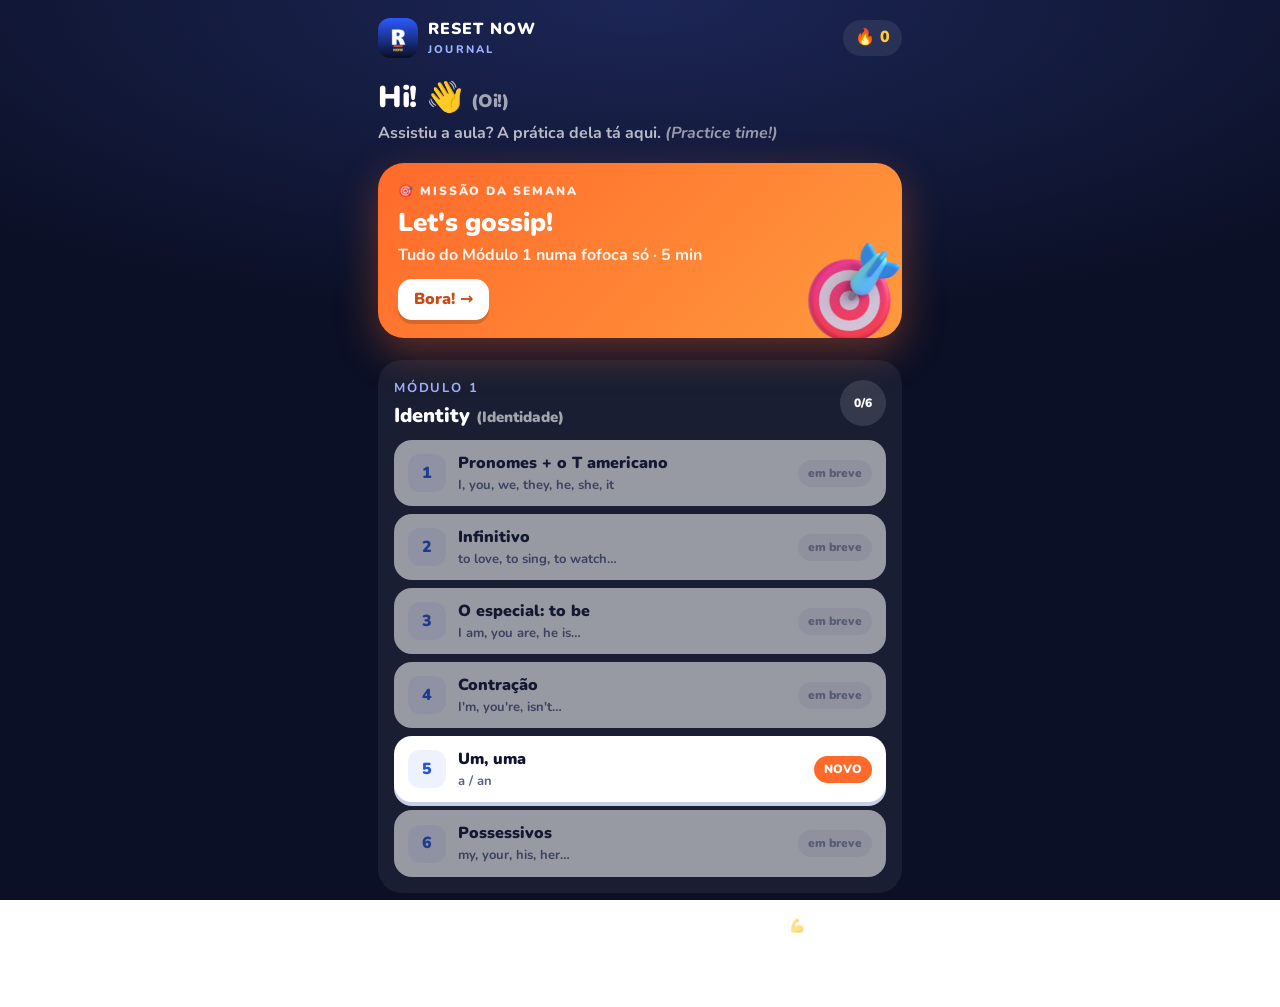
<file: index.html>
<!doctype html>
<html lang="pt-BR">
<head>
<meta charset="utf-8">
<meta name="viewport" content="width=device-width,initial-scale=1,viewport-fit=cover">
<title>RESET NOW · Journal</title>
<meta name="description" content="A prática das aulas do Método RESET NOW.">
<meta name="theme-color" content="#0B1026">
<meta name="apple-mobile-web-app-capable" content="yes">
<meta name="apple-mobile-web-app-status-bar-style" content="black-translucent">
<meta name="apple-mobile-web-app-title" content="RESET">
<link rel="manifest" href="manifest.webmanifest">
<link rel="icon" href="icons/icon-192.png">
<link rel="apple-touch-icon" href="icons/apple-180.png">
<link rel="preconnect" href="https://fonts.googleapis.com"><link rel="preconnect" href="https://fonts.gstatic.com" crossorigin>
<link href="https://fonts.googleapis.com/css2?family=Nunito:wght@600;700;800;900&display=swap" rel="stylesheet">
<style>
:root{--fundo:#0B1026;--card:#fff;--tx:#0F1530;--tx2:#5A6283;--azul:#3D7BFF;--azul2:#2456D6;--laranja:#FF6A2B;--ok:#22C55E;--ok2:#16A34A;--ouro:#FFC83D}
*{box-sizing:border-box;-webkit-tap-highlight-color:transparent}
html{background:#0B1026}html,body{margin:0;min-height:100%;background:radial-gradient(120% 60% at 50% 0%,#1C2656 0%,var(--fundo) 60%) fixed;color:#fff;font:16px/1.45 Nunito,system-ui,sans-serif}
a{color:inherit;text-decoration:none}
main{max-width:560px;margin:0 auto;padding:calc(18px + env(safe-area-inset-top)) 18px 40px}
.top{display:flex;align-items:center;justify-content:space-between;margin-bottom:18px}
.logo{display:flex;align-items:center;gap:10px;font-weight:900;letter-spacing:.06em}
.logo img{width:40px;height:40px;border-radius:12px}
.logo small{display:block;font-size:11px;letter-spacing:.2em;color:#9FB2FF;font-weight:800}
.streak{background:rgba(255,255,255,.08);border-radius:99px;padding:6px 12px;font-weight:900;color:var(--ouro)}
h1{font-size:30px;font-weight:900;margin:4px 0 2px;letter-spacing:-.01em}
.sub{opacity:.7;font-weight:700;margin:0 0 18px}
.missao{display:block;position:relative;overflow:hidden;background:linear-gradient(135deg,#FF6A2B,#FF9A3D);border-radius:26px;padding:20px 20px 18px;box-shadow:0 14px 40px rgba(255,106,43,.35);margin-bottom:22px}
.missao .tag{font-size:12px;font-weight:900;letter-spacing:.16em;opacity:.9}
.missao h2{font-size:26px;font-weight:900;margin:4px 0 2px}
.missao p{margin:0;font-weight:700;opacity:.92;padding-right:84px}
.missao img{position:absolute;right:-8px;bottom:-10px;width:110px;transform:rotate(-8deg);opacity:.95}
.missao .ir{display:inline-block;margin-top:12px;background:#fff;color:#C94B14;font-weight:900;padding:9px 16px;border-radius:14px;box-shadow:0 4px 0 rgba(0,0,0,.15)}
.mod{background:rgba(255,255,255,.06);border-radius:24px;padding:16px;margin-bottom:16px}
.mod-cab{display:flex;align-items:center;justify-content:space-between;margin-bottom:10px}
.mod-cab b{font-size:13px;letter-spacing:.14em;color:#9FB2FF}
.mod-cab h3{margin:2px 0 0;font-size:20px;font-weight:900}
.anel{width:46px;height:46px;border-radius:50%;display:grid;place-items:center;font-size:12px;font-weight:900}
.aula{display:flex;align-items:center;gap:12px;background:var(--card);color:var(--tx);border-radius:18px;padding:12px 14px;margin-top:8px;box-shadow:0 4px 0 #C7CEE8}
.aula .n{width:38px;height:38px;border-radius:12px;display:grid;place-items:center;font-weight:900;background:#EEF2FF;color:var(--azul2);flex:none}
.aula .t{flex:1;font-weight:900}.aula .t small{display:block;color:var(--tx2);font-weight:700;font-size:13px}
.aula .st{font-size:12px;font-weight:900;padding:5px 10px;border-radius:99px;background:#EEF2FF;color:var(--azul2);white-space:nowrap}
.aula .st.novo{background:var(--laranja);color:#fff}
.aula .st.feito{background:#DCFCE7;color:var(--ok2)}
.aula.off{opacity:.55;box-shadow:none}
.aula.off .st{background:#F1F2F7;color:#8A90AA}
.instalar{display:none;width:100%;margin:6px 0 18px;padding:14px;border-radius:18px;border:2px dashed rgba(255,255,255,.25);background:transparent;color:#fff;font:900 16px Nunito,sans-serif;cursor:pointer}
.ios{display:none;background:rgba(255,255,255,.08);border-radius:18px;padding:14px;font-weight:700;font-size:14px;margin-bottom:18px}
.rodape{text-align:center;opacity:.55;font-size:13px;font-weight:700;margin-top:24px}
</style>
</head>
<body>
<main>
  <div class="top">
    <div class="logo"><img src="icons/icon-192.png" alt=""><div>RESET NOW<small>JOURNAL</small></div></div>
    <div class="streak" id="pts">🔥 0</div>
  </div>
  <h1>Hi! 👋 <span style="opacity:.6;font-size:18px">(Oi!)</span></h1>
  <p class="sub">Assistiu a aula? A prática dela tá aqui. <i style="opacity:.8">(Practice time!)</i></p>

  <button class="instalar" id="instalar">📲 Instalar o app no celular</button>
  <div class="ios" id="ios">📲 <b>Pra instalar no iPhone:</b> toca em <b>Compartilhar</b> (o quadradinho com a seta) → <b>Adicionar à Tela de Início</b>. Pronto: o RESET vira um app.</div>

  <a class="missao" href="missao/">
    <div class="tag">🎯 MISSÃO DA SEMANA</div>
    <h2 id="mtit">Let's gossip!</h2>
    <p id="msub">Tudo do Módulo 1 numa fofoca só · 5 min</p>
    <span class="ir">Bora! →</span>
    <img src="img/bullseye_3d.png" alt="">
  </a>

  <section class="mod">
    <div class="mod-cab"><div><b>MÓDULO 1</b><h3>Identity <span style="opacity:.6;font-size:15px">(Identidade)</span></h3></div><div class="anel" id="anel1">0/6</div></div>
    <a class="aula off"><span class="n">1</span><span class="t">Pronomes + o T americano<small>I, you, we, they, he, she, it</small></span><span class="st">em breve</span></a>
    <a class="aula off"><span class="n">2</span><span class="t">Infinitivo<small>to love, to sing, to watch…</small></span><span class="st">em breve</span></a>
    <a class="aula off"><span class="n">3</span><span class="t">O especial: to be<small>I am, you are, he is…</small></span><span class="st">em breve</span></a>
    <a class="aula off"><span class="n">4</span><span class="t">Contração<small>I'm, you're, isn't…</small></span><span class="st">em breve</span></a>
    <a class="aula" href="b/m1-5.html" data-id="m1-5"><span class="n">5</span><span class="t">Um, uma<small>a / an</small></span><span class="st novo">NOVO</span></a>
    <a class="aula off"><span class="n">6</span><span class="t">Possessivos<small>my, your, his, her…</small></span><span class="st">em breve</span></a>
  </section>

  <p class="rodape">Os vídeos continuam no LeadPass. Aqui é a prática. 💪<br>Teacher Fábio Nogueira · Método RESET NOW</p>
</main>
<script>
(function(){
  // progresso salvo no próprio celular (sem login)
  let feitos = 0, pontos = 0;
  document.querySelectorAll(".aula[data-id]").forEach(a => {
    try {
      const d = JSON.parse(localStorage.getItem("reset.journal." + a.dataset.id) || "null");
      if (d) { feitos++; pontos += d.pontos; const s = a.querySelector(".st"); s.className = "st feito"; s.textContent = "✔ " + d.pontos + "/" + d.total; }
    } catch (e) {}
  });
  try { const m = JSON.parse(localStorage.getItem("reset.journal.missao-01") || "null"); if (m) { pontos += m.pontos; document.querySelector(".missao .ir").textContent = "✔ Feita · " + m.pontos + "/" + m.total; } } catch (e) {}
  document.getElementById("pts").textContent = "🔥 " + pontos;
  const anel = document.getElementById("anel1"); const pct = Math.round(feitos / 6 * 100);
  anel.textContent = feitos + "/6";
  anel.style.background = `conic-gradient(#22C55E ${pct}%, rgba(255,255,255,.12) 0)`;
  // instalar (Android/desktop) + instrução no iPhone
  let pedido = null; const bt = document.getElementById("instalar");
  window.addEventListener("beforeinstallprompt", e => { e.preventDefault(); pedido = e; bt.style.display = "block"; });
  bt.onclick = async () => { if (!pedido) return; pedido.prompt(); await pedido.userChoice; pedido = null; bt.style.display = "none"; };
  const ios = /iphone|ipad|ipod/i.test(navigator.userAgent) && !window.navigator.standalone;
  if (ios) document.getElementById("ios").style.display = "block";
  if ("serviceWorker" in navigator && location.protocol === "https:") navigator.serviceWorker.register("sw.js").catch(() => {});
})();
</script>
</body>
</html>
</file>
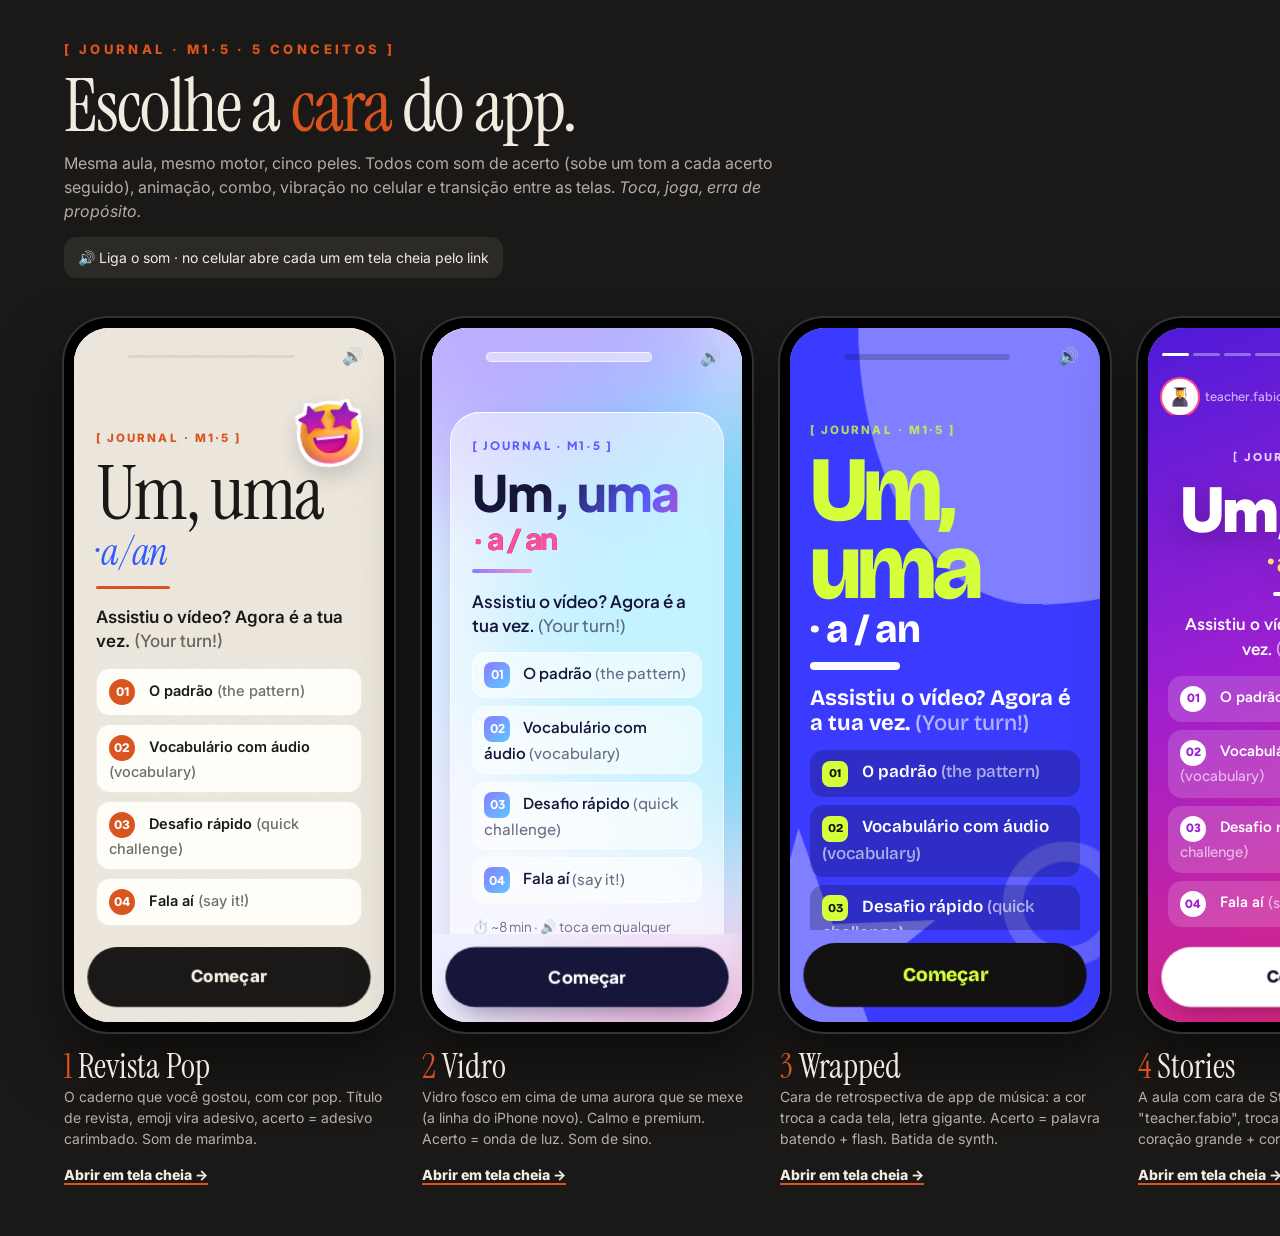
<file: conceitos/index.html>
<!doctype html>
<html lang="pt-BR">
<head>
<meta charset="utf-8">
<meta name="viewport" content="width=device-width,initial-scale=1">
<title>5 conceitos · Journal RESET NOW</title>
<meta name="robots" content="noindex">
<link rel="icon" href="../icons/icon-192.png">
<link href="https://fonts.googleapis.com/css2?family=Inter:wght@400;600;800&family=Instrument+Serif&display=swap" rel="stylesheet">
<style>
:root{--bg:#1B1917;--tx:#F2EBE0;--lar:#D9541F}
*{box-sizing:border-box}
body{margin:0;background:var(--bg);color:var(--tx);font:16px/1.5 Inter,system-ui,sans-serif}
header{padding:40px 5vw 10px;max-width:1700px;margin:auto}
.tag{color:var(--lar);font-weight:800;letter-spacing:.26em;font-size:13px}
h1{font:400 clamp(40px,6vw,74px)/.99 "Instrument Serif",serif;margin:10px 0 8px;letter-spacing:-.025em}
h1 em{color:var(--lar);font-style:normal}
p.sub{opacity:.7;max-width:760px;margin:0}
.dica{display:inline-block;margin-top:14px;background:rgba(242,235,224,.08);border-radius:12px;padding:10px 14px;font-size:14px}
.trilho{display:flex;gap:28px;overflow-x:auto;padding:30px 5vw 50px;scroll-snap-type:x mandatory;max-width:1900px;margin:auto}
.c{flex:none;scroll-snap-align:center;width:330px}
.cel{width:330px;height:714px;border-radius:44px;padding:10px;background:#000;box-shadow:0 0 0 2px #333,0 30px 60px rgba(0,0,0,.5)}
.cel iframe{width:100%;height:100%;border:0;border-radius:35px;background:#fff}
.n{font:400 34px/1 "Instrument Serif",serif;margin:18px 0 2px}.n b{color:var(--lar);font-weight:400}
.d{font-size:14px;opacity:.72;margin:0 0 10px;min-height:66px}
.c a{color:var(--tx);font-weight:800;font-size:14px;text-decoration:none;border-bottom:2px solid var(--lar)}
@media (max-width:700px){.cel{display:none}.c{width:86vw}.trilho{flex-direction:column;overflow:visible}.c a{display:inline-block;margin-top:4px;padding:12px 0}}
</style>
</head>
<body>
<header>
  <div class="tag">[ JOURNAL · M1·5 · 5 CONCEITOS ]</div>
  <h1>Escolhe a <em>cara</em> do app.</h1>
  <p class="sub">Mesma aula, mesmo motor, cinco peles. Todos com som de acerto (sobe um tom a cada acerto seguido), animação, combo, vibração no celular e transição entre as telas. <i>Toca, joga, erra de propósito.</i></p>
  <div class="dica">🔊 Liga o som · no celular abre cada um em tela cheia pelo link</div>
</header>
<div class="trilho">
  <div class="c"><div class="cel"><iframe src="1-revista/" title="Revista Pop" loading="lazy"></iframe></div>
    <div class="n"><b>1</b> Revista Pop</div><p class="d">O caderno que você gostou, com cor pop. Título de revista, emoji vira adesivo, acerto = adesivo carimbado. Som de marimba.</p><a href="1-revista/">Abrir em tela cheia →</a></div>
  <div class="c"><div class="cel"><iframe src="2-vidro/" title="Vidro" loading="lazy"></iframe></div>
    <div class="n"><b>2</b> Vidro</div><p class="d">Vidro fosco em cima de uma aurora que se mexe (a linha do iPhone novo). Calmo e premium. Acerto = onda de luz. Som de sino.</p><a href="2-vidro/">Abrir em tela cheia →</a></div>
  <div class="c"><div class="cel"><iframe src="3-wrapped/" title="Wrapped" loading="lazy"></iframe></div>
    <div class="n"><b>3</b> Wrapped</div><p class="d">Cara de retrospectiva de app de música: a cor troca a cada tela, letra gigante. Acerto = palavra batendo + flash. Batida de synth.</p><a href="3-wrapped/">Abrir em tela cheia →</a></div>
  <div class="c"><div class="cel"><iframe src="4-stories/" title="Stories" loading="lazy"></iframe></div>
    <div class="n"><b>4</b> Stories</div><p class="d">A aula com cara de Stories: barrinhas no topo, "teacher.fabio", troca de tela em cubo. Acerto = coração grande + coraçõezinhos subindo.</p><a href="4-stories/">Abrir em tela cheia →</a></div>
  <div class="c"><div class="cel"><iframe src="5-gibi/" title="Gibi" loading="lazy"></iframe></div>
    <div class="n"><b>5</b> Gibi</div><p class="d">História em quadrinhos pop art: retícula, traço preto, letra de HQ. Acerto = balão "POW!" estourando. Som de videogame.</p><a href="5-gibi/">Abrir em tela cheia →</a></div>
</div>
</body>
</html>
</file>
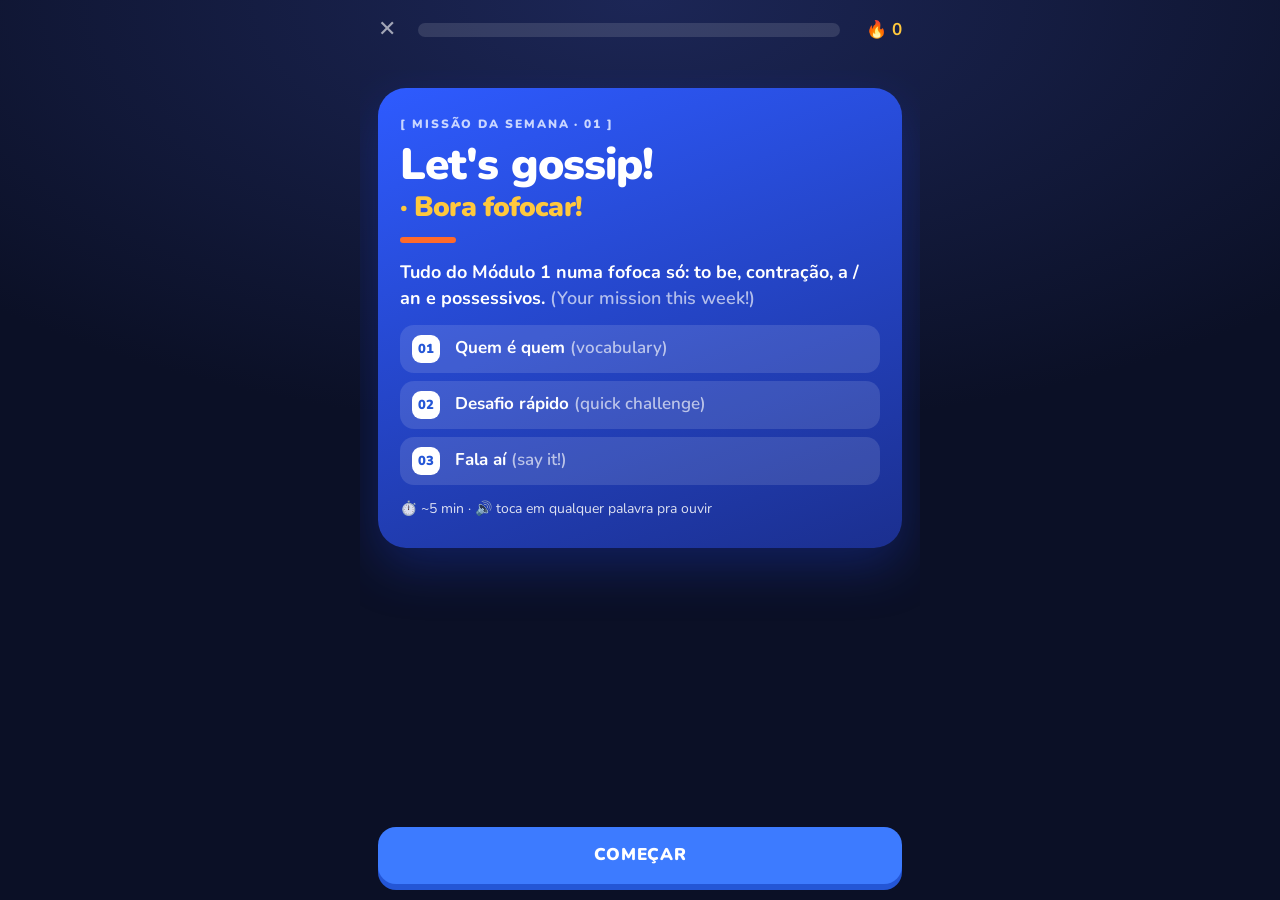
<file: missao/index.html>
<!doctype html>
<html lang="pt-BR">
<head>
<meta charset="utf-8">
<meta name="viewport" content="width=device-width,initial-scale=1,viewport-fit=cover">
<title>Missão da Semana — RESET NOW</title>
<meta name="theme-color" content="#0B1026">
<meta name="apple-mobile-web-app-capable" content="yes">
<link rel="manifest" href="../manifest.webmanifest">
<link rel="icon" href="../icons/icon-192.png">
<link rel="apple-touch-icon" href="../icons/apple-180.png">
<link rel="preconnect" href="https://fonts.googleapis.com"><link rel="preconnect" href="https://fonts.gstatic.com" crossorigin>
<link href="https://fonts.googleapis.com/css2?family=Nunito:wght@600;700;800;900&display=swap" rel="stylesheet">
<link rel="stylesheet" href="../core/b.css">
</head>
<body data-mode="steps" data-base="../">
<div id="app"></div>
<!-- TROCA SEMANAL: mudar só a linha abaixo (m01 → m02 …). O link do aluno nunca muda. -->
<script src="../missoes/m01.js"></script>
<script src="../core/journal.js"></script>
</body>
</html>
</file>
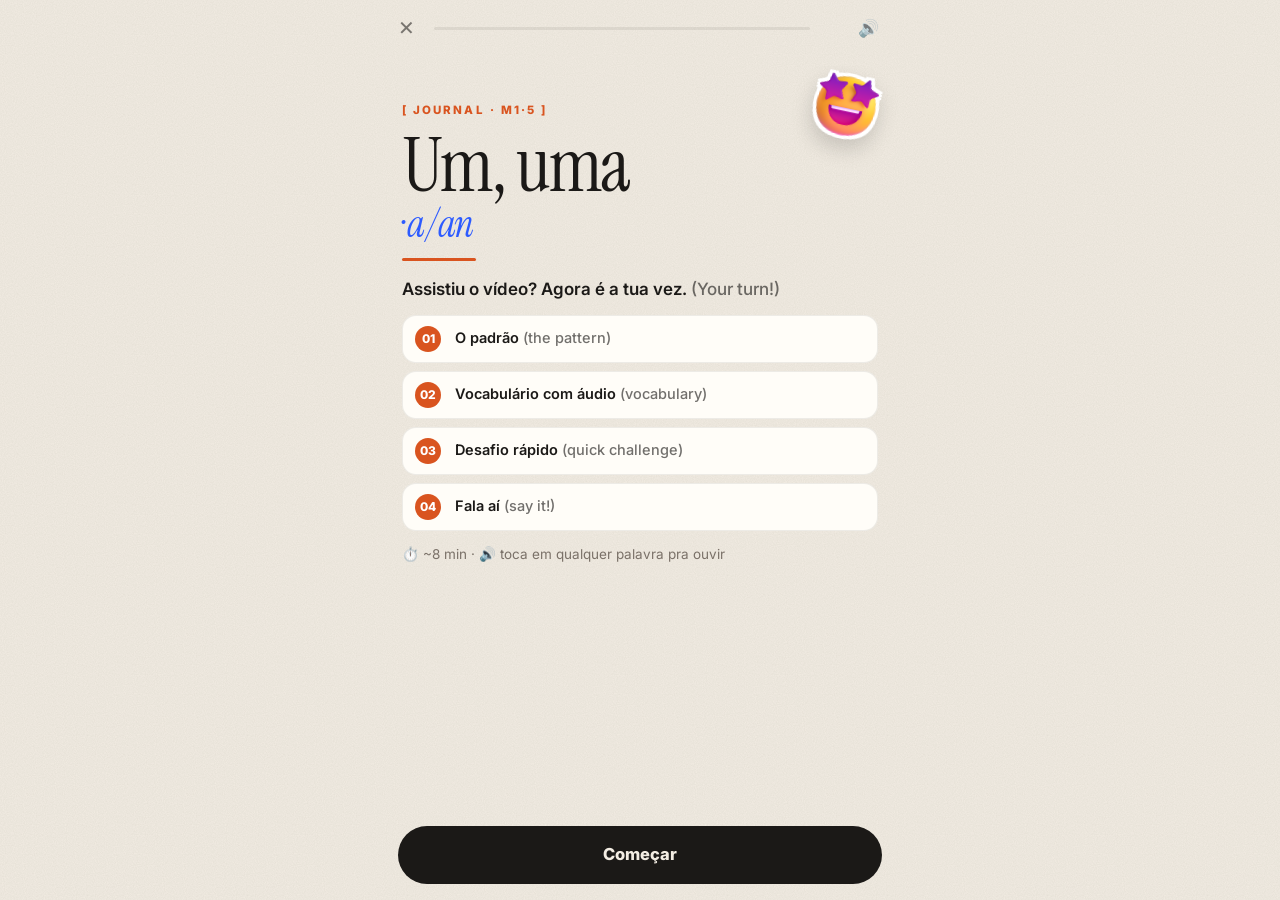
<file: conceitos/1-revista/index.html>
<!doctype html>
<html lang="pt-BR">
<head>
<meta charset="utf-8">
<meta name="viewport" content="width=device-width,initial-scale=1,viewport-fit=cover">
<title>Conceito Revista Pop · M1·5 Um, uma — RESET NOW</title>
<meta name="theme-color" content="#F3EDE3">
<meta name="apple-mobile-web-app-capable" content="yes">
<link rel="icon" href="../../icons/icon-192.png">
<link rel="preconnect" href="https://fonts.googleapis.com"><link rel="preconnect" href="https://fonts.gstatic.com" crossorigin>
<link href="https://fonts.googleapis.com/css2?family=Instrument+Serif:ital@0;1&family=Inter:wght@400;500;600;700;800&display=swap" rel="stylesheet">
<link rel="stylesheet" href="../../core/conceito-base.css">
<link rel="stylesheet" href="estilo.css">
</head>
<body data-mode="steps" data-base="../../">
<div class="fundo" aria-hidden="true"><i></i><i></i><i></i></div>
<div id="app"></div>
<script src="../../aulas/m1-5.js"></script>
<script>window.FX = {som:"marimba",particula:"confete",cores:["#2D5BFF","#D9541F","#FFC83D","#1B1917","#7BD389"],palavras:["Nice!","Yes!","Boa!","Isso!"],palavrasErro:["Ops!","Quase!"],comboTxt:n=>"★ "+n+" seguidas"};</script>
<script src="../../core/fx.js"></script>
<script src="../../core/journal.js"></script>
</body>
</html>
</file>
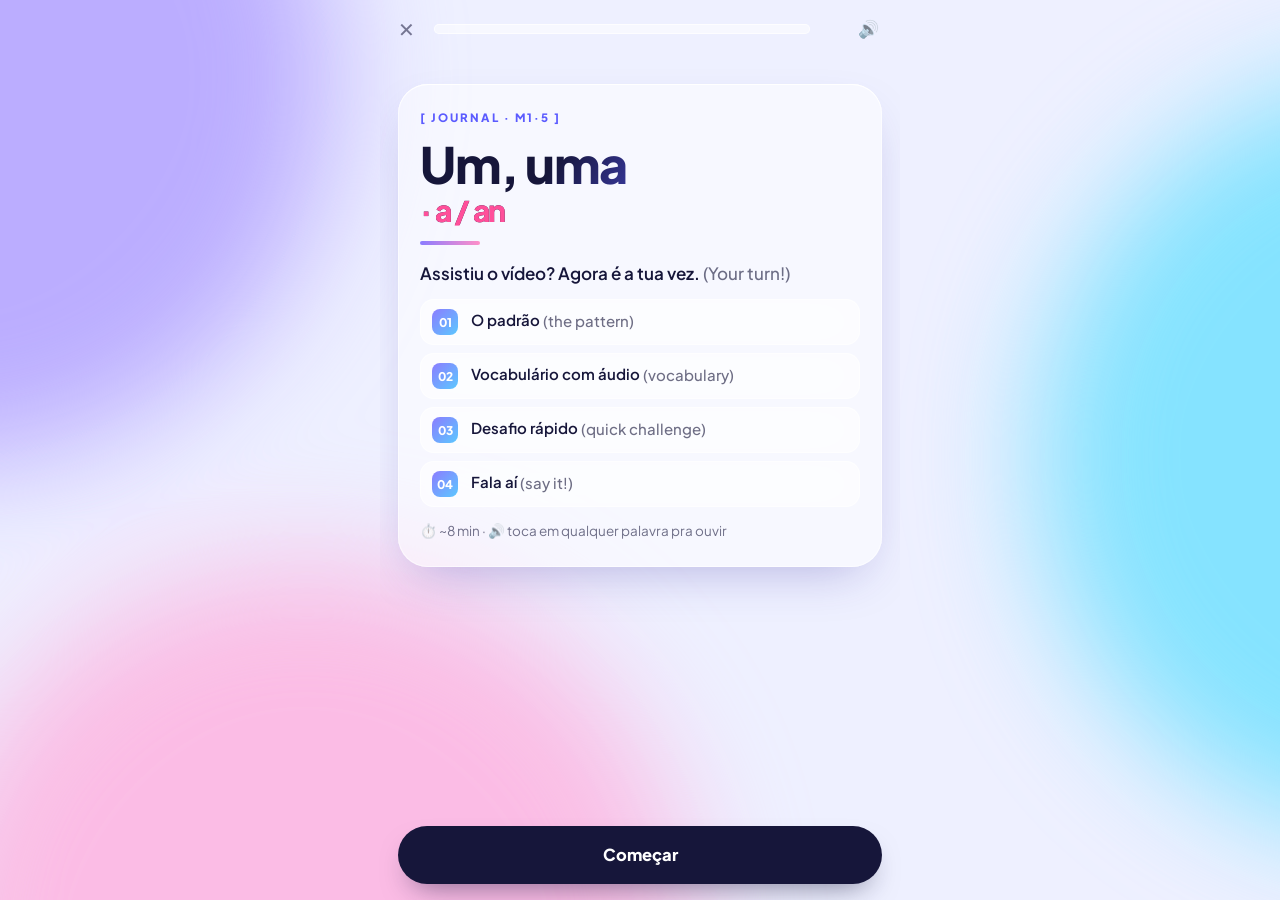
<file: conceitos/2-vidro/index.html>
<!doctype html>
<html lang="pt-BR">
<head>
<meta charset="utf-8">
<meta name="viewport" content="width=device-width,initial-scale=1,viewport-fit=cover">
<title>Conceito Vidro · M1·5 Um, uma — RESET NOW</title>
<meta name="theme-color" content="#E9E6FF">
<meta name="apple-mobile-web-app-capable" content="yes">
<link rel="icon" href="../../icons/icon-192.png">
<link rel="preconnect" href="https://fonts.googleapis.com"><link rel="preconnect" href="https://fonts.gstatic.com" crossorigin>
<link href="https://fonts.googleapis.com/css2?family=Plus+Jakarta+Sans:wght@400;500;600;700;800&display=swap" rel="stylesheet">
<link rel="stylesheet" href="../../core/conceito-base.css">
<link rel="stylesheet" href="estilo.css">
</head>
<body data-mode="steps" data-base="../../">
<div class="fundo" aria-hidden="true"><i></i><i></i><i></i></div>
<div id="app"></div>
<script src="../../aulas/m1-5.js"></script>
<script>window.FX = {som:"sino",particula:"luz",cores:["#8B7CFF","#5CC8FF","#FF8FC8","#7CF2C9","#FFD36E"],palavras:["Nice","Perfect","Isso"],palavrasErro:["Quase"],comboTxt:n=>"✦ "+n};</script>
<script src="../../core/fx.js"></script>
<script src="../../core/journal.js"></script>
</body>
</html>
</file>
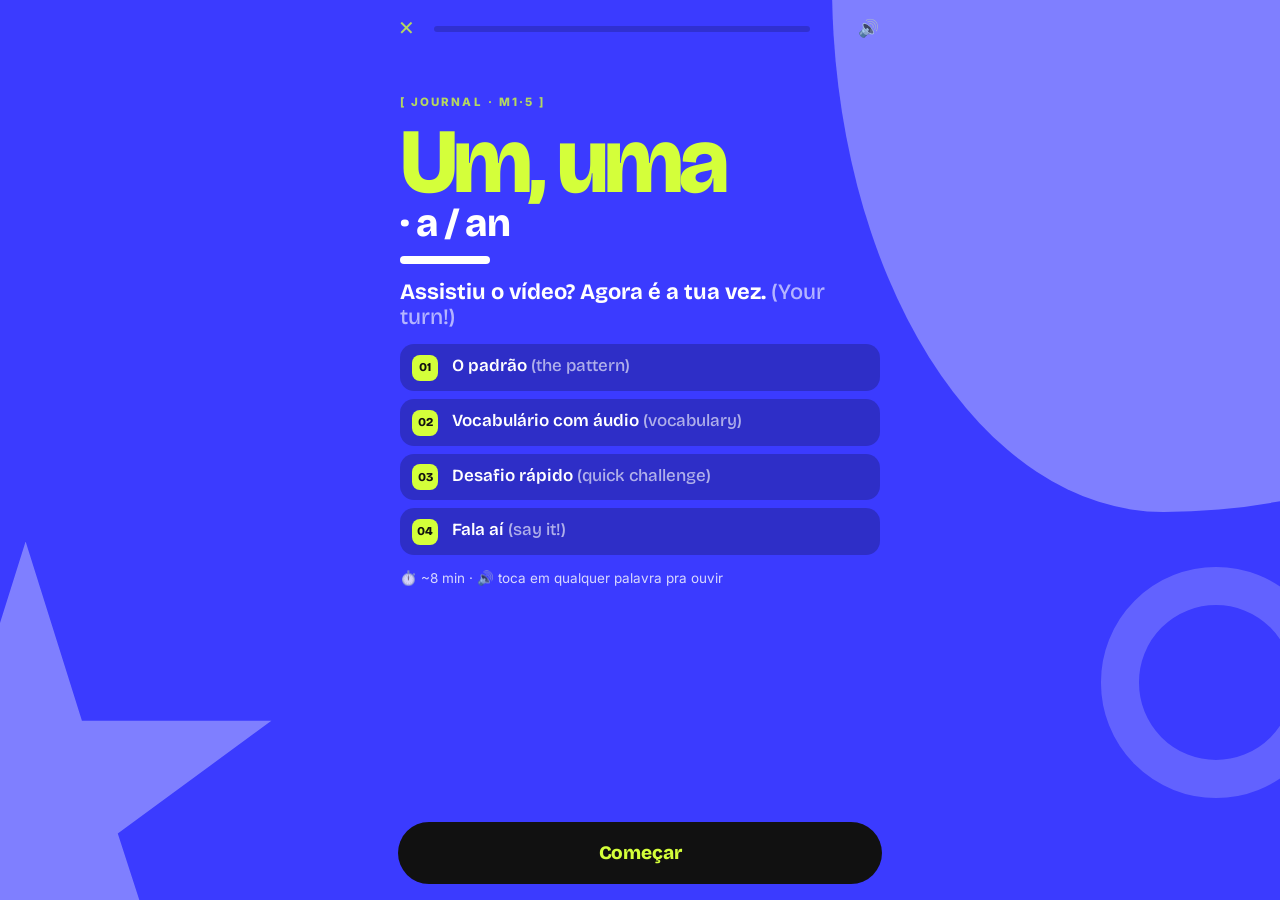
<file: conceitos/3-wrapped/index.html>
<!doctype html>
<html lang="pt-BR">
<head>
<meta charset="utf-8">
<meta name="viewport" content="width=device-width,initial-scale=1,viewport-fit=cover">
<title>Conceito Wrapped · M1·5 Um, uma — RESET NOW</title>
<meta name="theme-color" content="#3B3BFF">
<meta name="apple-mobile-web-app-capable" content="yes">
<link rel="icon" href="../../icons/icon-192.png">
<link rel="preconnect" href="https://fonts.googleapis.com"><link rel="preconnect" href="https://fonts.gstatic.com" crossorigin>
<link href="https://fonts.googleapis.com/css2?family=Bricolage+Grotesque:opsz,wght@12..96,500;12..96,700;12..96,800&family=Inter:wght@500;600;700&display=swap" rel="stylesheet">
<link rel="stylesheet" href="../../core/conceito-base.css">
<link rel="stylesheet" href="estilo.css">
</head>
<body data-mode="steps" data-base="../../">
<div class="fundo" aria-hidden="true"><i></i><i></i><i></i></div>
<div id="app"></div>
<script src="../../aulas/m1-5.js"></script>
<script>window.FX = {som:"synth",particula:"estrela",flash:true,cores:["#D4FF3A","#FF5FA8","#FFFFFF","#7B61FF"],palavras:["YES!","NAILED IT","BOOM","ISSO!"],palavrasErro:["NOPE","QUASE"],comboTxt:n=>n+"x 🔥"};</script>
<script src="../../core/fx.js"></script>
<script src="../../core/journal.js"></script>
</body>
</html>
</file>
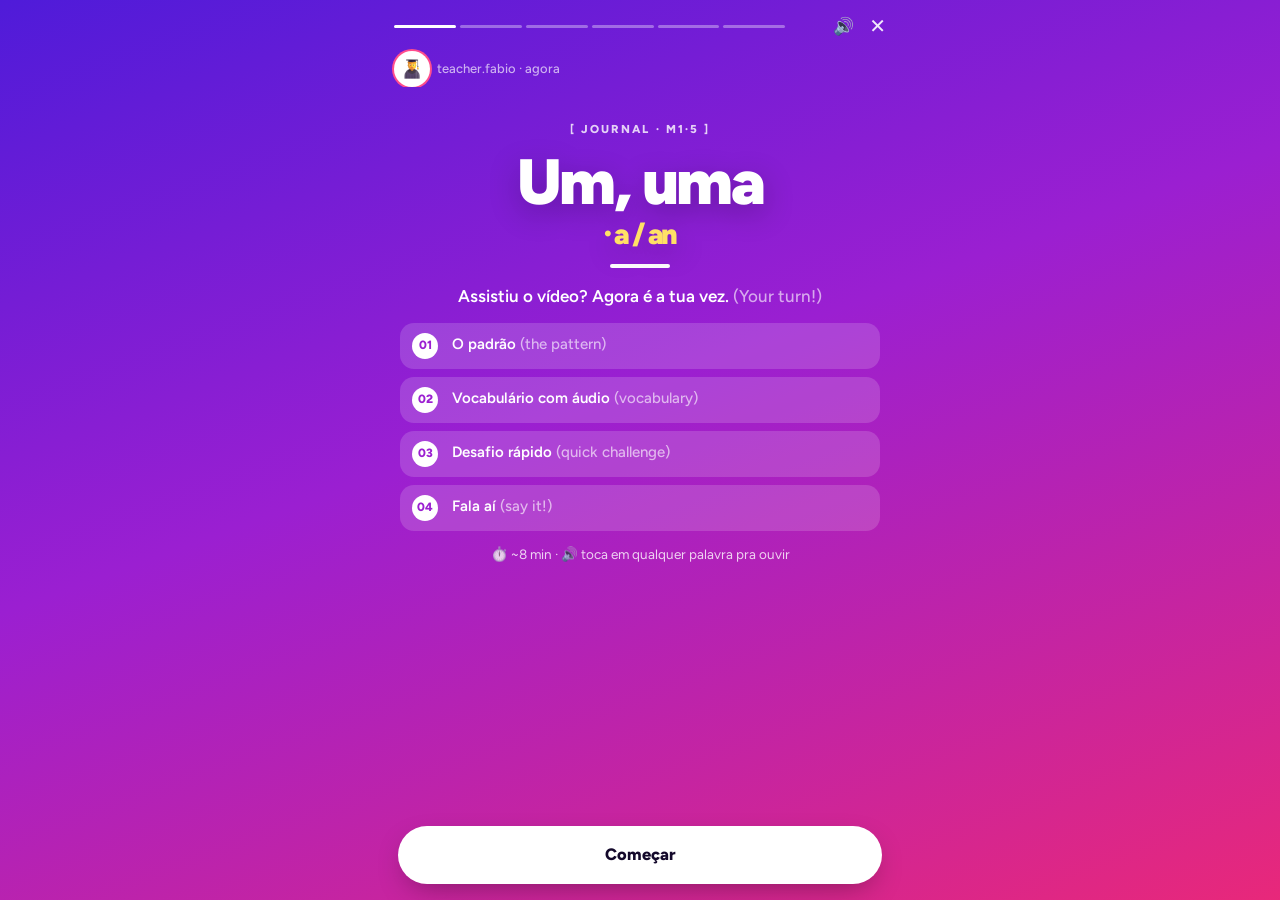
<file: conceitos/4-stories/index.html>
<!doctype html>
<html lang="pt-BR">
<head>
<meta charset="utf-8">
<meta name="viewport" content="width=device-width,initial-scale=1,viewport-fit=cover">
<title>Conceito Stories · M1·5 Um, uma — RESET NOW</title>
<meta name="theme-color" content="#2B1055">
<meta name="apple-mobile-web-app-capable" content="yes">
<link rel="icon" href="../../icons/icon-192.png">
<link rel="preconnect" href="https://fonts.googleapis.com"><link rel="preconnect" href="https://fonts.gstatic.com" crossorigin>
<link href="https://fonts.googleapis.com/css2?family=Figtree:wght@400;500;600;700;800;900&display=swap" rel="stylesheet">
<link rel="stylesheet" href="../../core/conceito-base.css">
<link rel="stylesheet" href="estilo.css">
</head>
<body data-mode="steps" data-base="../../">
<div class="fundo" aria-hidden="true"><i></i><i></i><i></i></div>
<div id="app"></div>
<script src="../../aulas/m1-5.js"></script>
<script>window.FX = {som:"bolha",particula:"emoji",segmentos:true,emojis:["❤️","😍","🔥","👏","💜","🙌"],cores:["#fff"],palavras:["❤️ Boa!","🔥 Yes!","😍 Nice!"],palavrasErro:["🫣 Quase!"],comboTxt:n=>"🔥 "+n};</script>
<script src="../../core/fx.js"></script>
<script src="../../core/journal.js"></script>
</body>
</html>
</file>
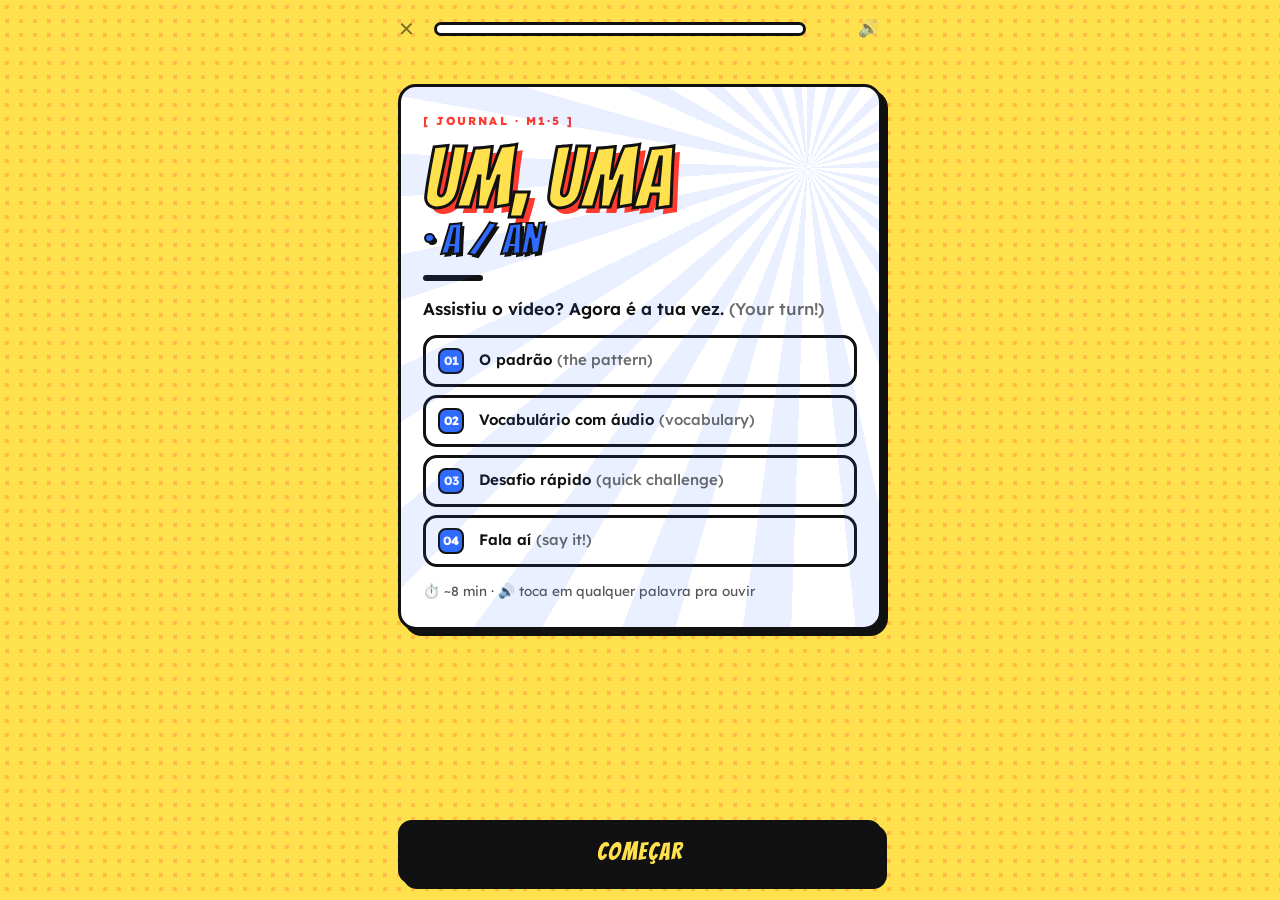
<file: conceitos/5-gibi/index.html>
<!doctype html>
<html lang="pt-BR">
<head>
<meta charset="utf-8">
<meta name="viewport" content="width=device-width,initial-scale=1,viewport-fit=cover">
<title>Conceito Gibi · M1·5 Um, uma — RESET NOW</title>
<meta name="theme-color" content="#FFE14D">
<meta name="apple-mobile-web-app-capable" content="yes">
<link rel="icon" href="../../icons/icon-192.png">
<link rel="preconnect" href="https://fonts.googleapis.com"><link rel="preconnect" href="https://fonts.gstatic.com" crossorigin>
<link href="https://fonts.googleapis.com/css2?family=Bangers&family=Lexend:wght@400;500;600;700;800&display=swap" rel="stylesheet">
<link rel="stylesheet" href="../../core/conceito-base.css">
<link rel="stylesheet" href="estilo.css">
</head>
<body data-mode="steps" data-base="../../">
<div class="fundo" aria-hidden="true"><i></i><i></i><i></i></div>
<div id="app"></div>
<script src="../../aulas/m1-5.js"></script>
<script>window.FX = {som:"gibi",particula:"tinta",flash:true,cores:["#FF3B30","#2F6BFF","#FFE14D","#fff"],palavras:["POW!","BOOM!","YEAH!","ISSO!"],palavrasErro:["OOPS!","ARGH!"],comboTxt:n=>"COMBO x"+n};</script>
<script src="../../core/fx.js"></script>
<script src="../../core/journal.js"></script>
</body>
</html>
</file>
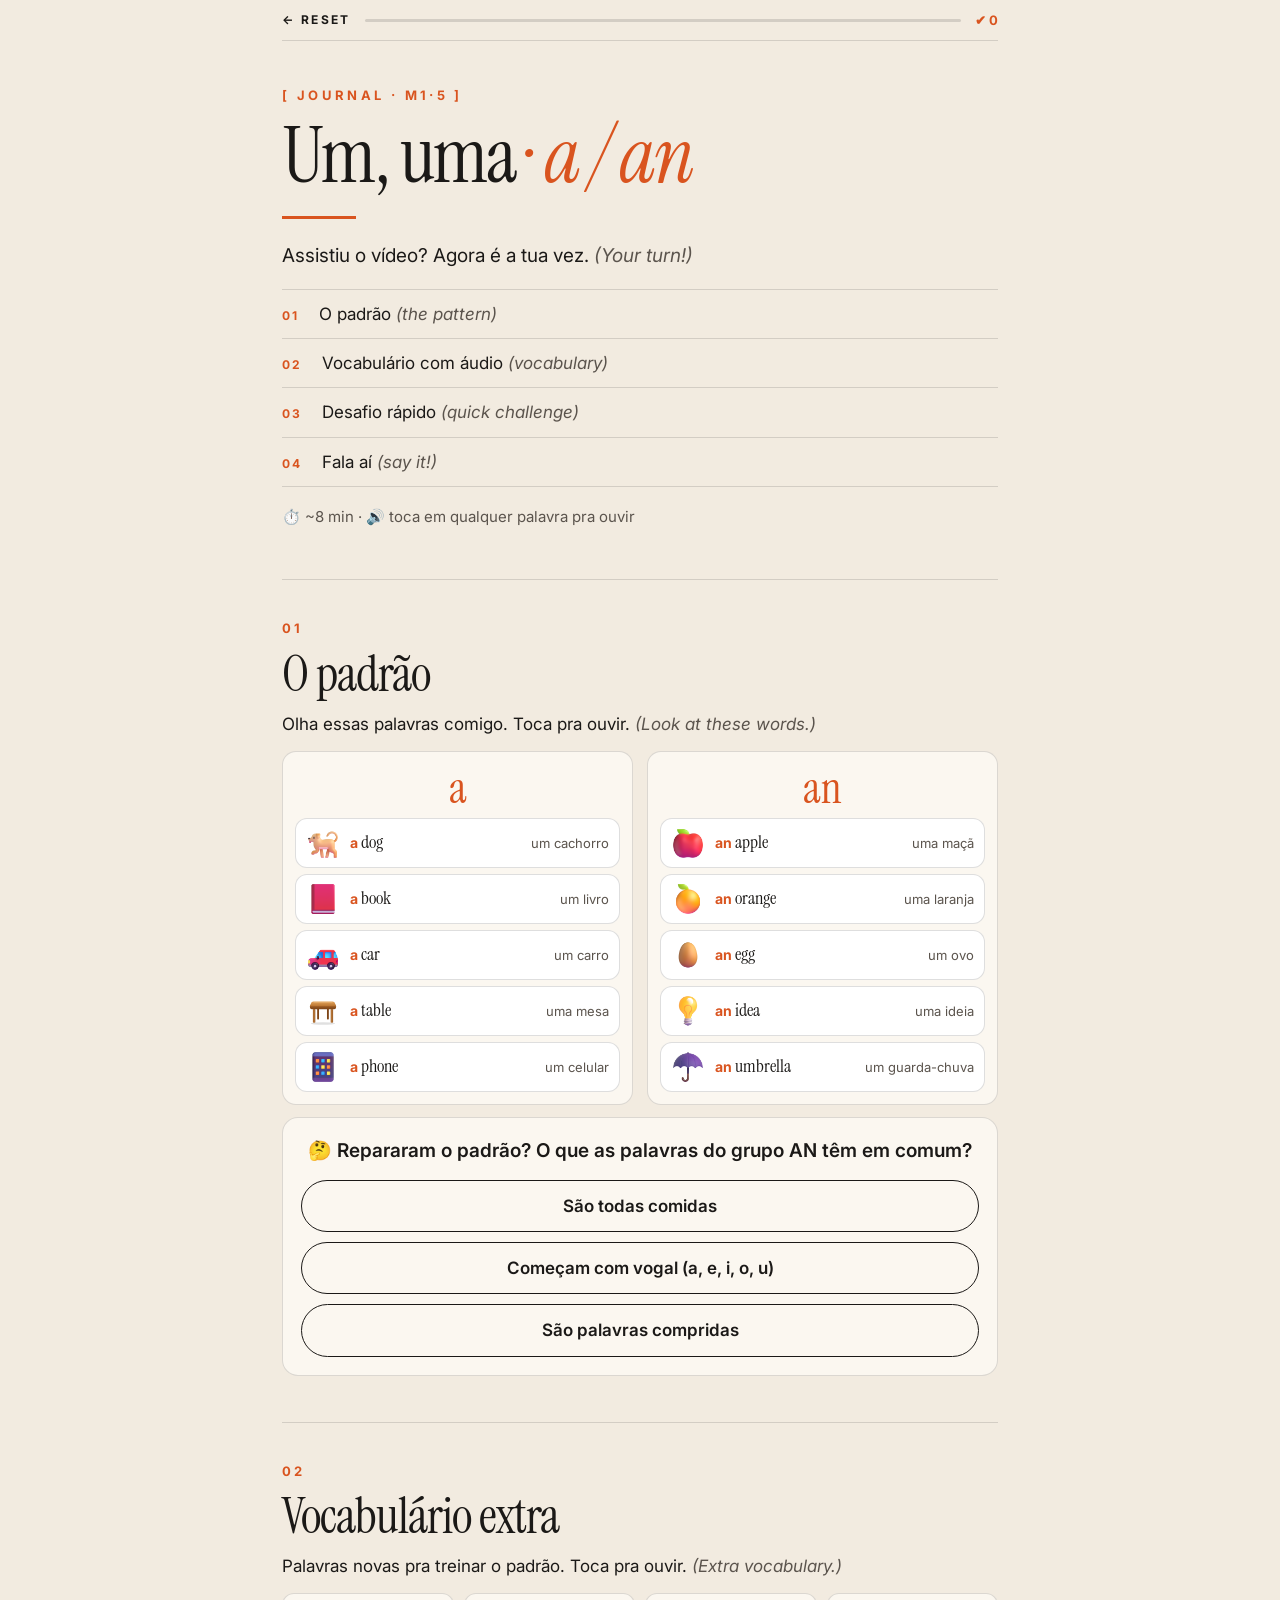
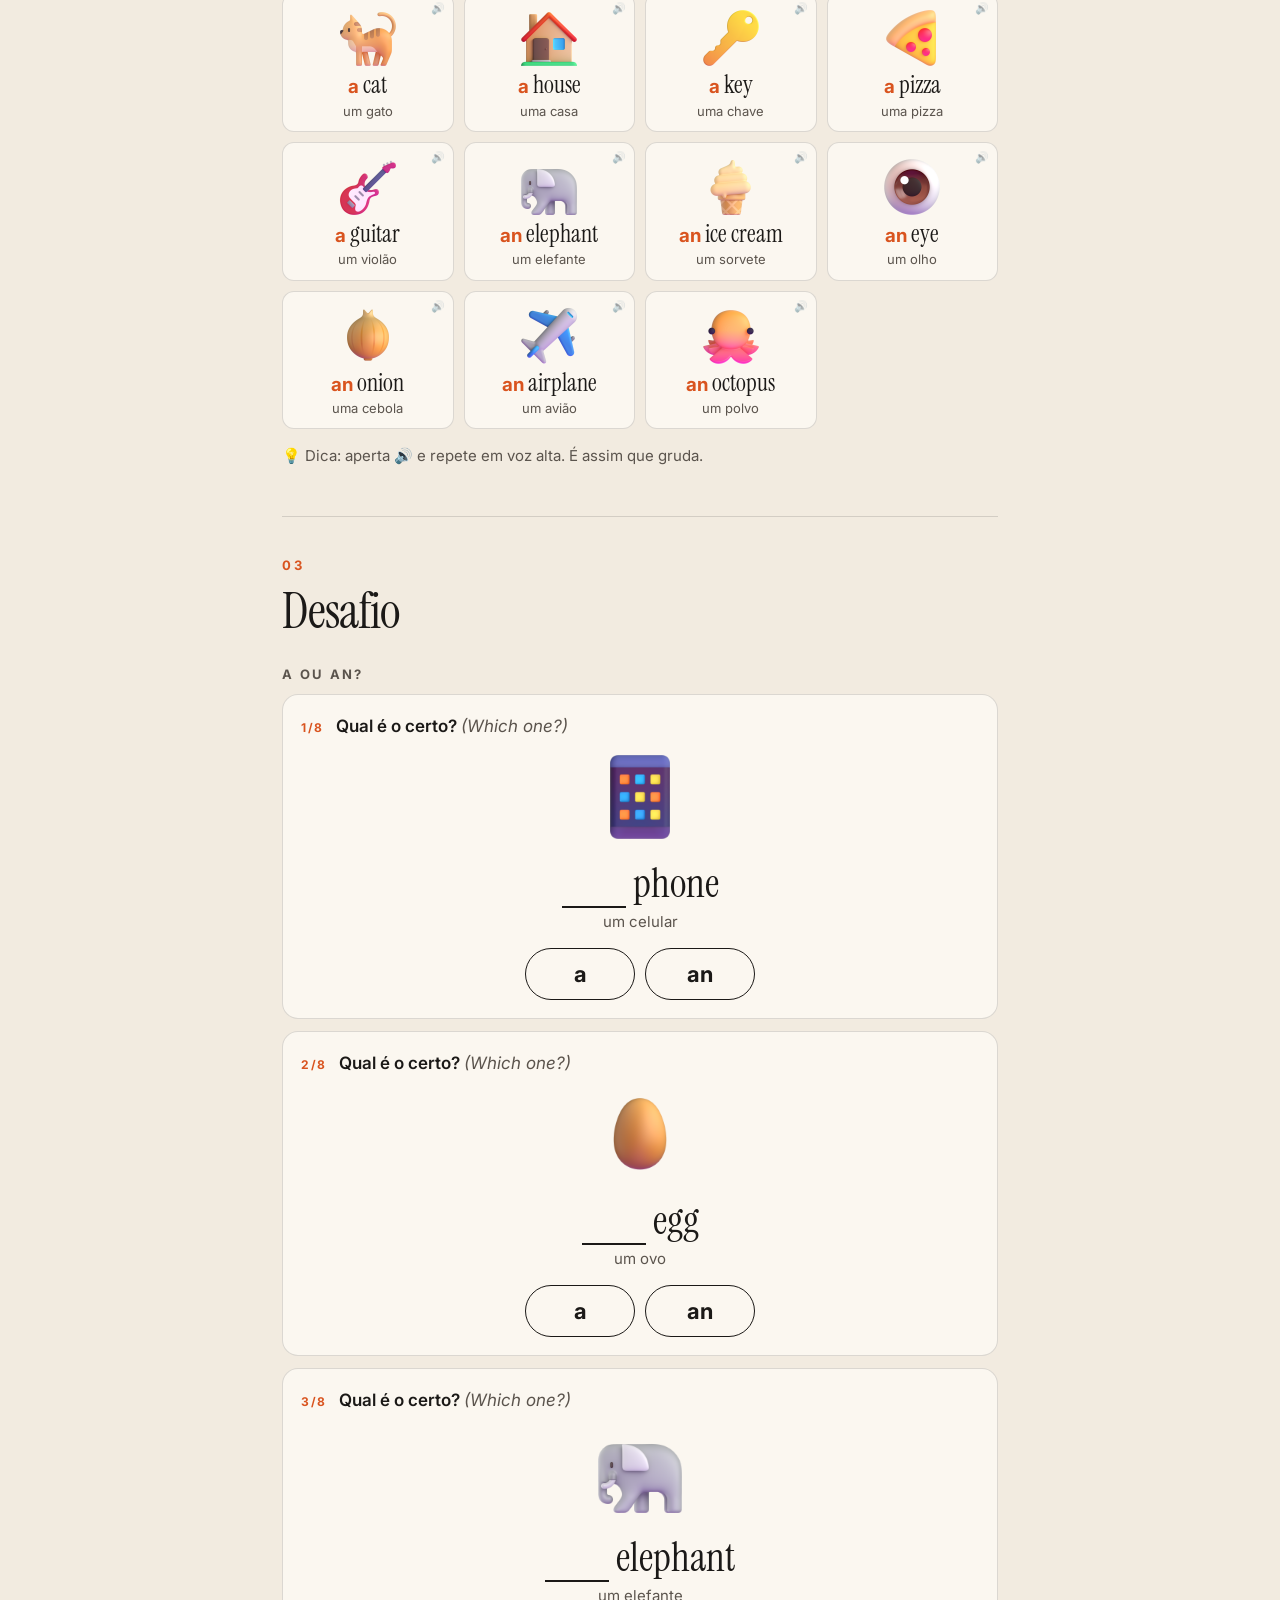
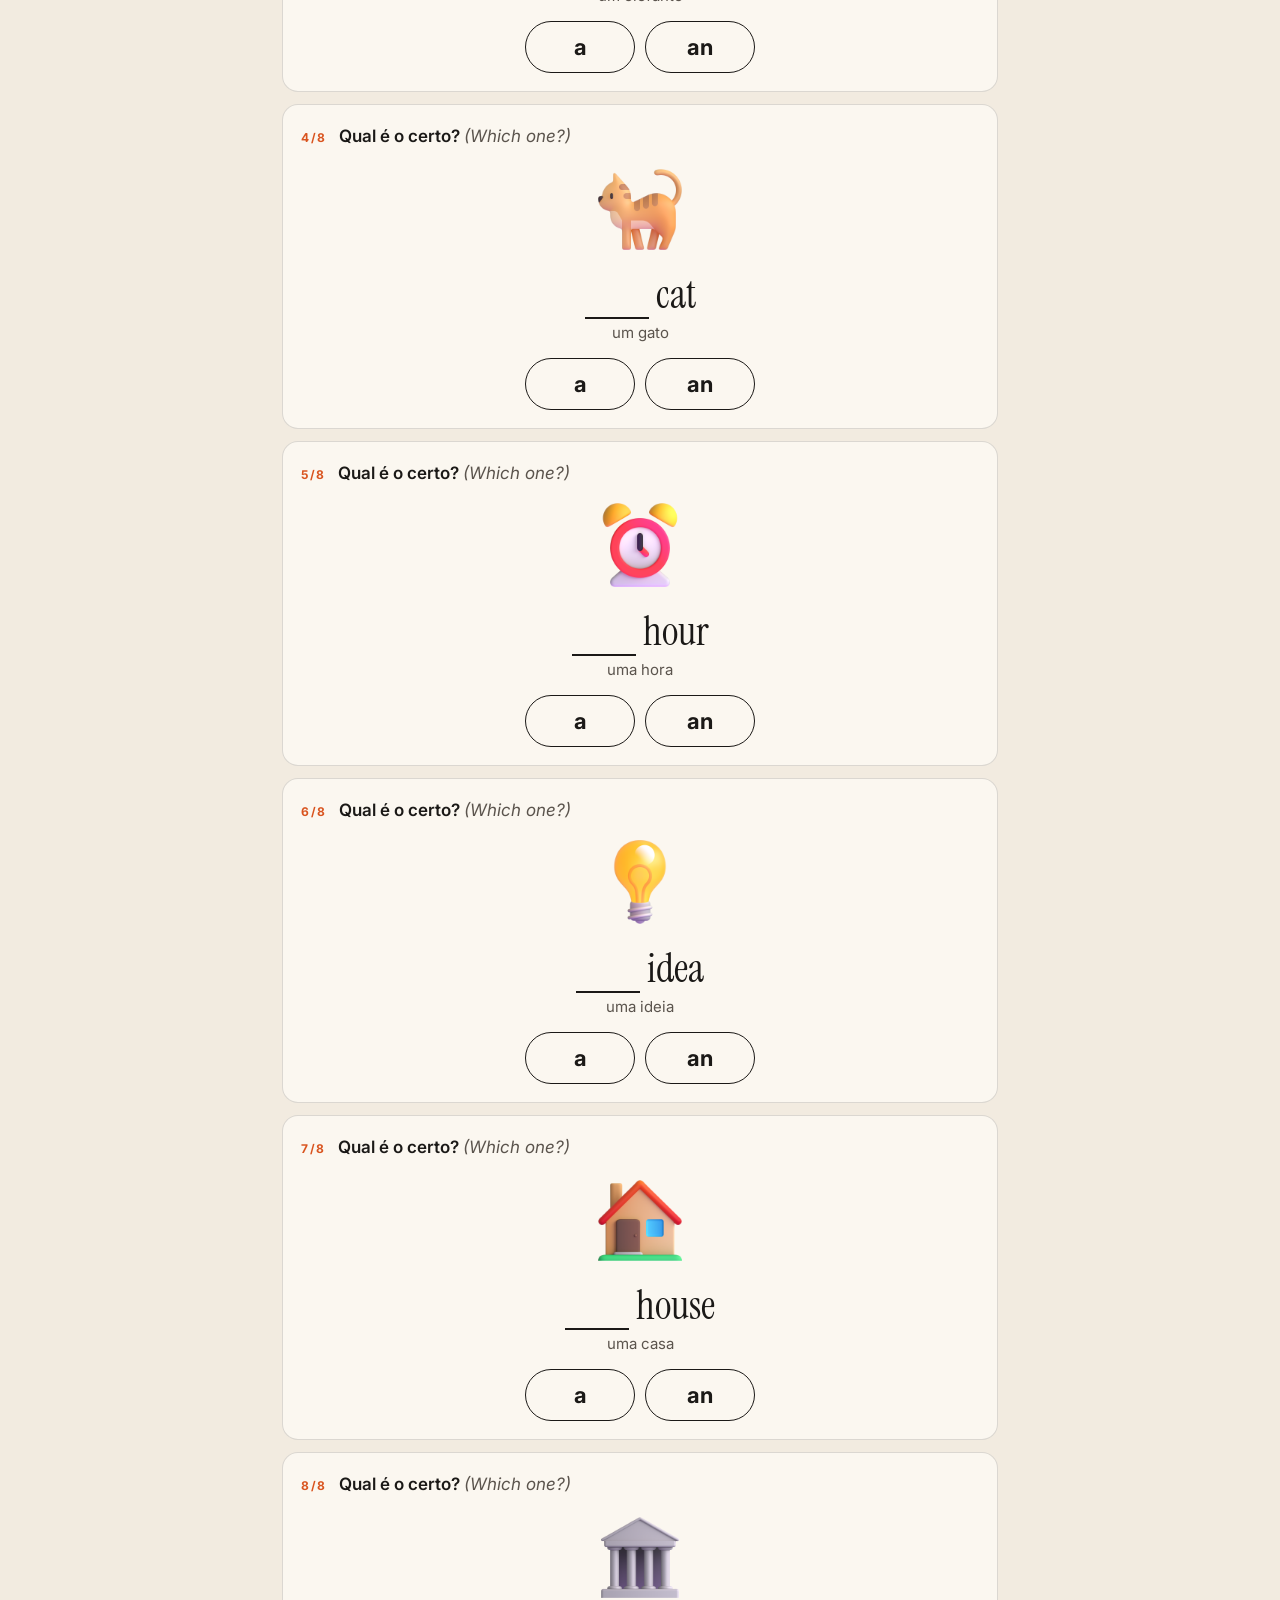
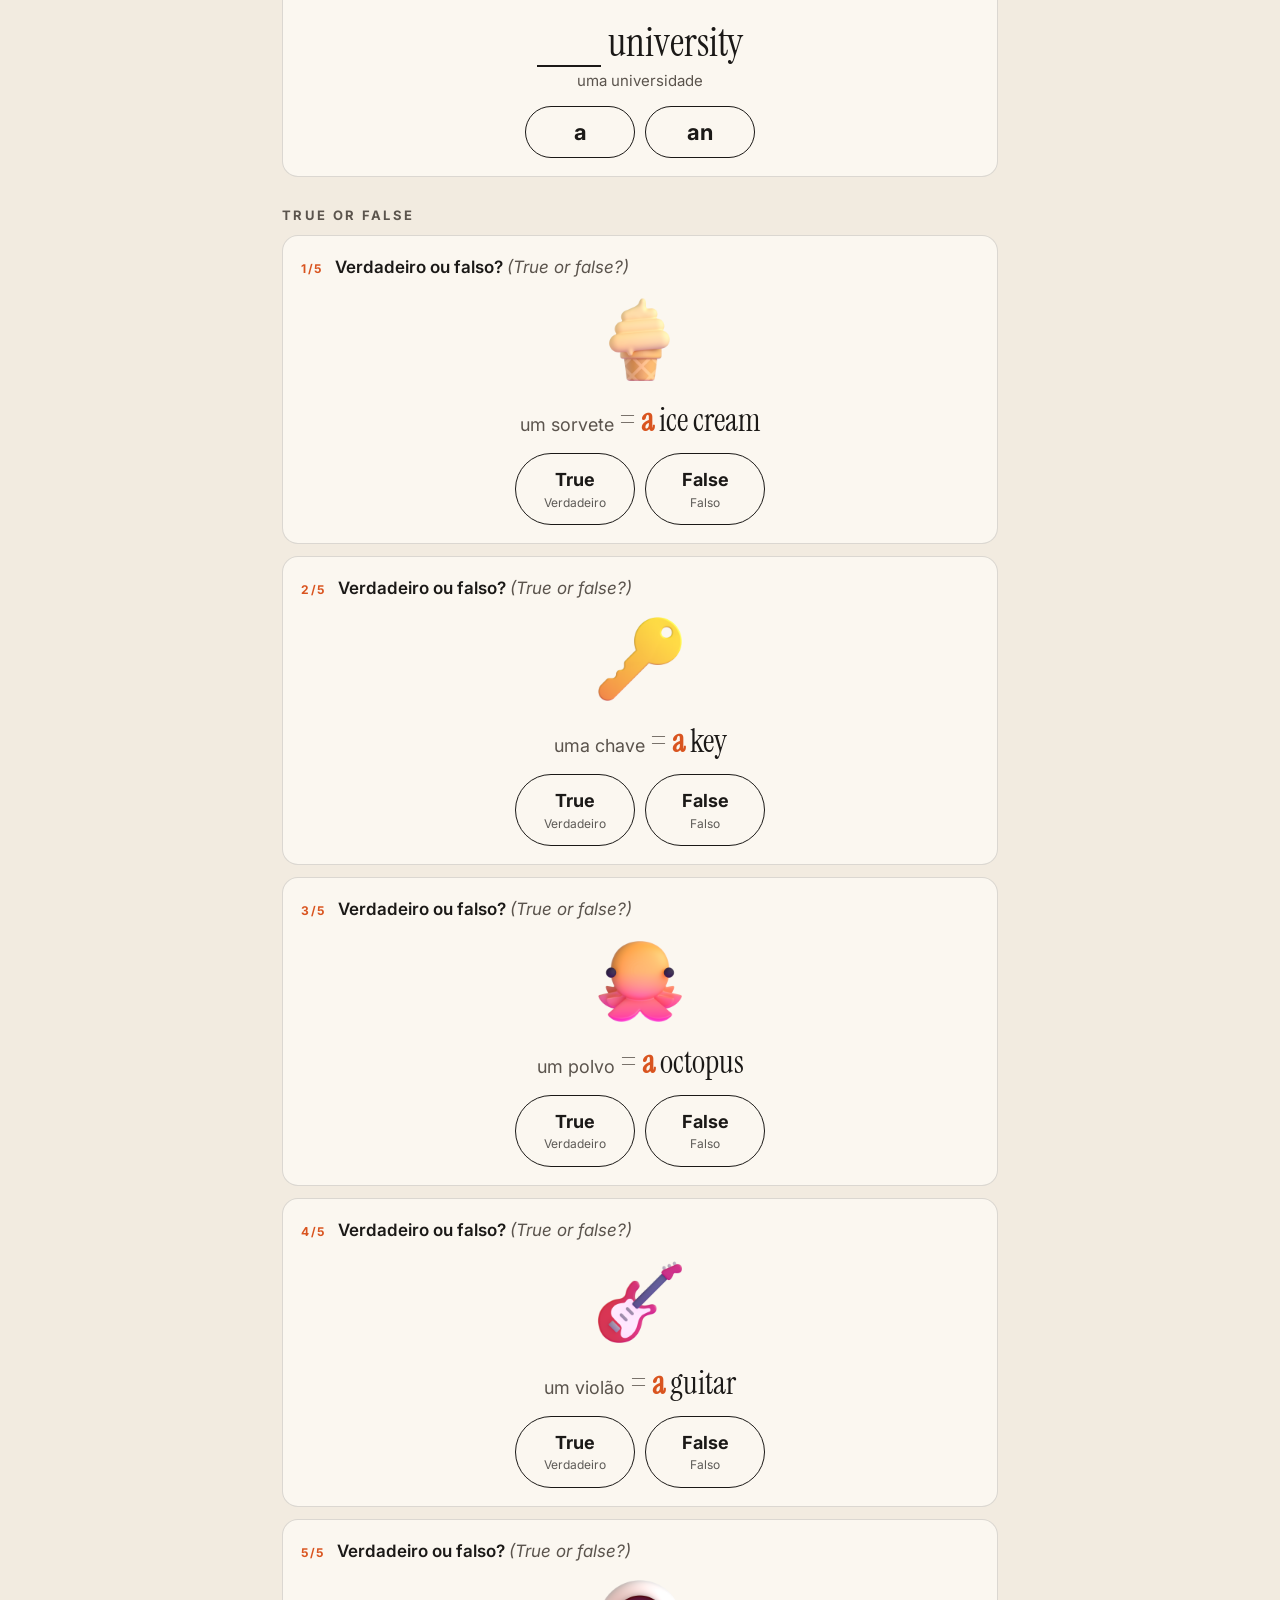
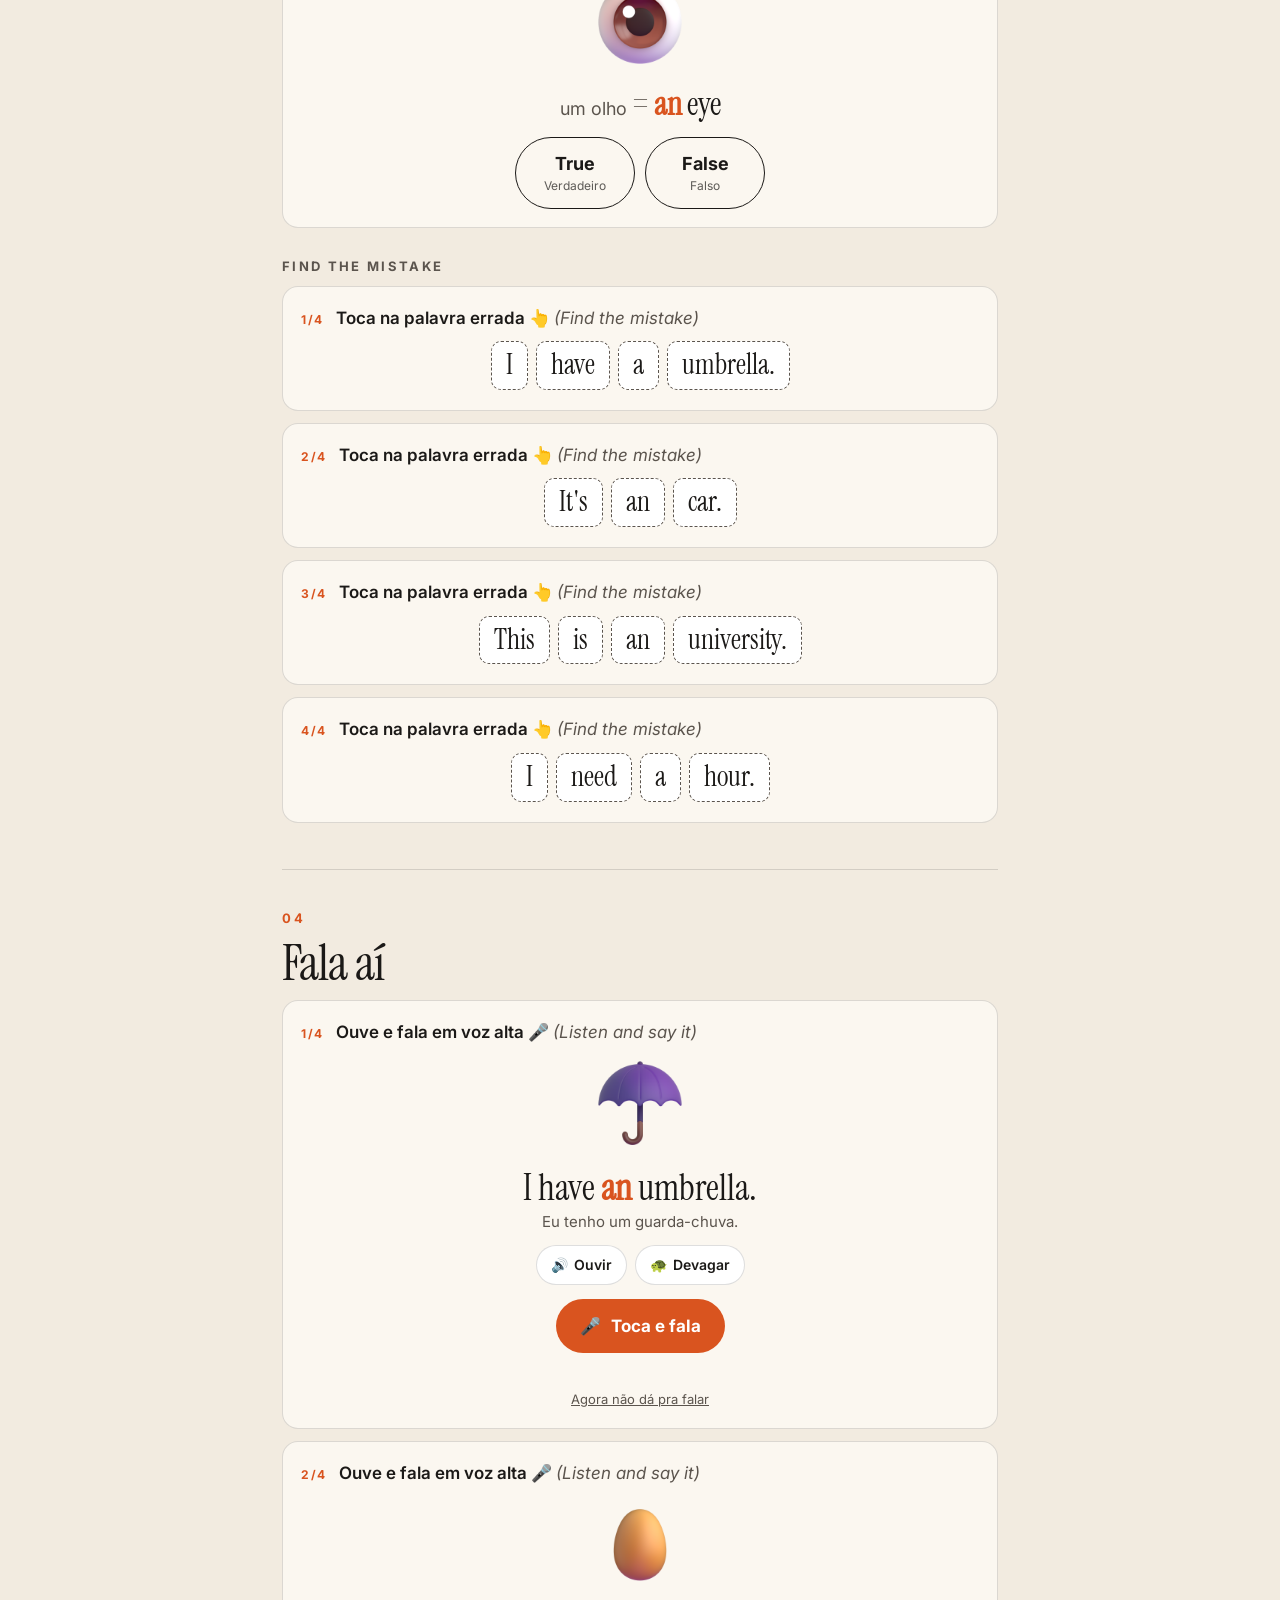
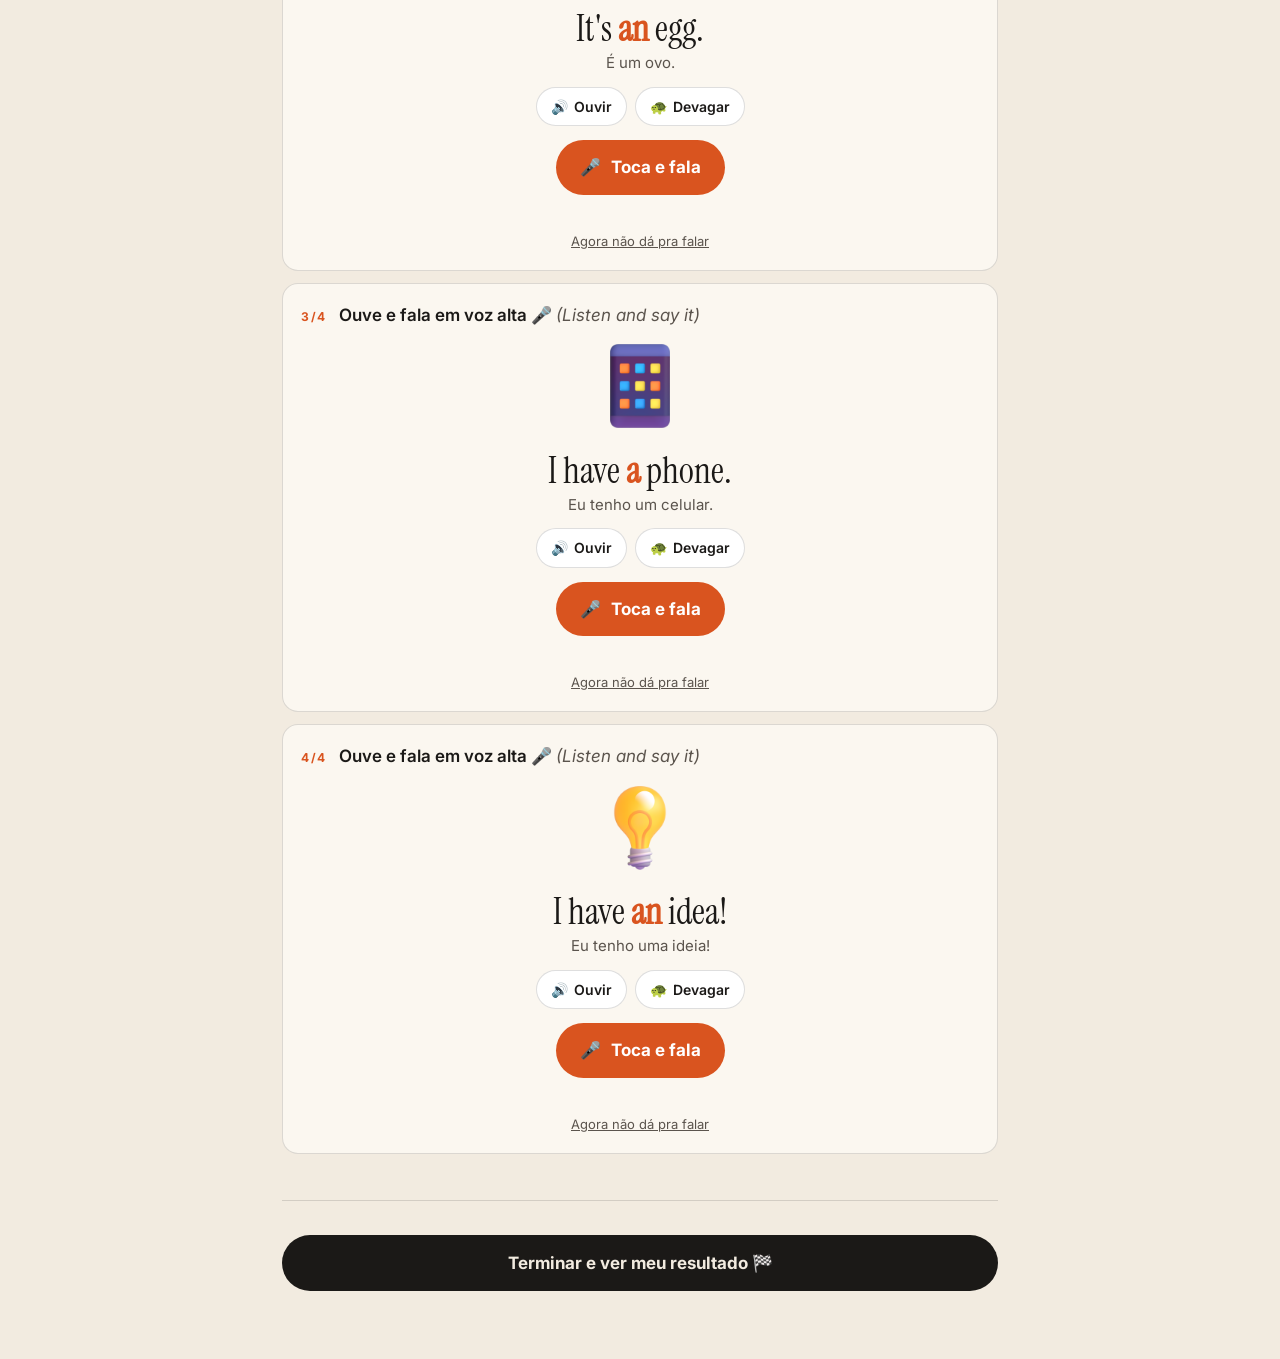
<file: a/m1-5.html>
<!doctype html>
<html lang="pt-BR">
<head>
<meta charset="utf-8">
<meta name="viewport" content="width=device-width,initial-scale=1,viewport-fit=cover">
<title>Journal · M1·5 Um, uma — RESET NOW</title>
<meta name="theme-color" content="#F2EBE0">
<link rel="manifest" href="../manifest.webmanifest">
<link rel="icon" href="../icons/icon-192.png">
<link rel="preconnect" href="https://fonts.googleapis.com"><link rel="preconnect" href="https://fonts.gstatic.com" crossorigin>
<link href="https://fonts.googleapis.com/css2?family=Instrument+Serif:ital@0;1&family=Inter:wght@400;600;700&display=swap" rel="stylesheet">
<link rel="stylesheet" href="../core/a.css">
</head>
<body data-mode="page" data-base="../">
<div id="app"></div>
<script src="../aulas/m1-5.js"></script>
<script src="../core/journal.js"></script>
</body>
</html>
</file>
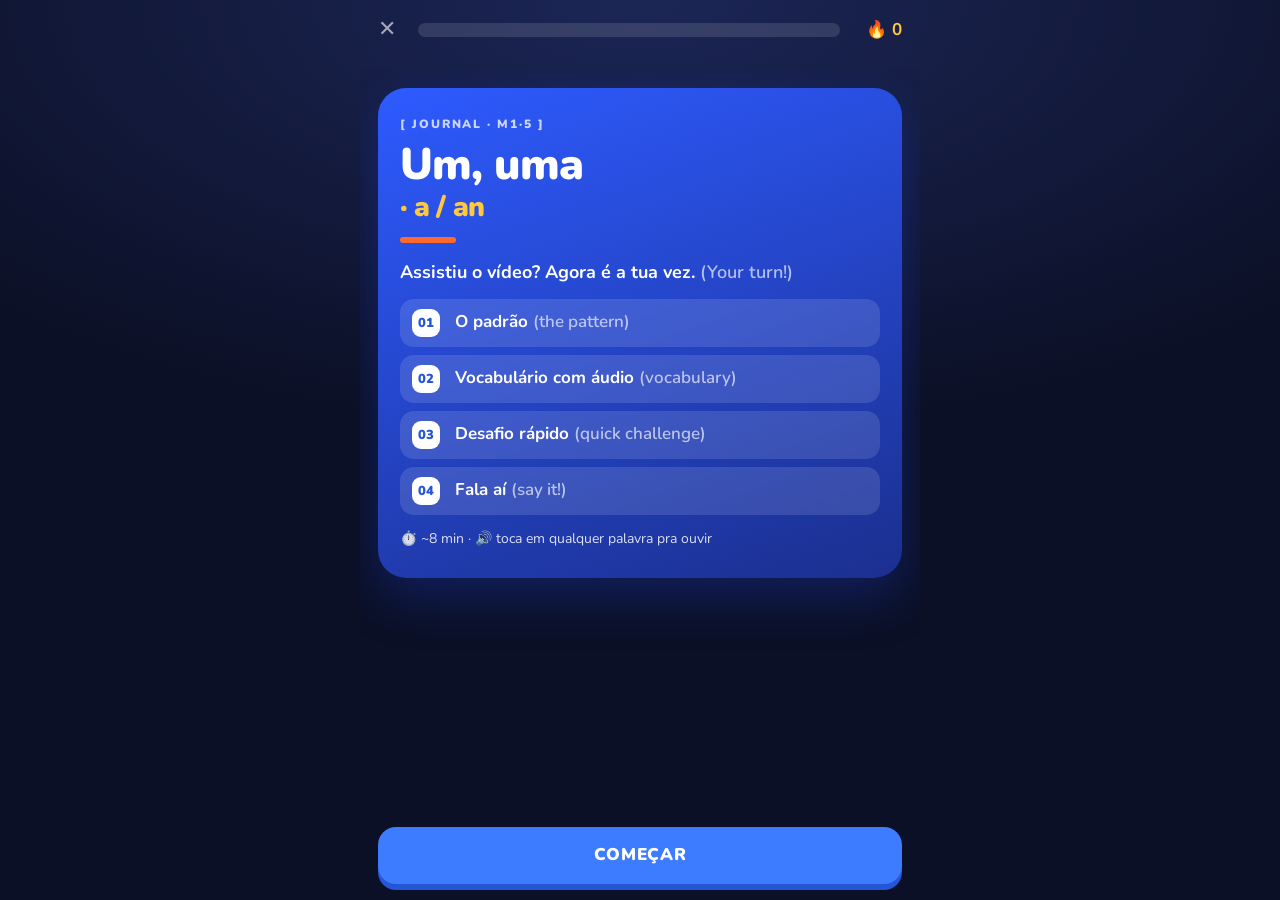
<file: b/m1-5.html>
<!doctype html>
<html lang="pt-BR">
<head>
<meta charset="utf-8">
<meta name="viewport" content="width=device-width,initial-scale=1,viewport-fit=cover">
<title>Journal · M1·5 Um, uma — RESET NOW</title>
<meta name="theme-color" content="#0B1026">
<meta name="apple-mobile-web-app-capable" content="yes">
<meta name="apple-mobile-web-app-status-bar-style" content="black-translucent">
<link rel="manifest" href="../manifest.webmanifest">
<link rel="icon" href="../icons/icon-192.png">
<link rel="apple-touch-icon" href="../icons/apple-180.png">
<link rel="preconnect" href="https://fonts.googleapis.com"><link rel="preconnect" href="https://fonts.gstatic.com" crossorigin>
<link href="https://fonts.googleapis.com/css2?family=Nunito:wght@600;700;800;900&display=swap" rel="stylesheet">
<link rel="stylesheet" href="../core/b.css">
</head>
<body data-mode="steps" data-base="../">
<div id="app"></div>
<script src="../aulas/m1-5.js"></script>
<script src="../core/journal.js"></script>
</body>
</html>
</file>
<file: core/b.css>
/* VISUAL B · "App" — moderno, uma tela por vez. Azul da lousa/grid das aulas + laranja RESET de assinatura. */
:root{--fundo:#0B1026;--fundo2:#141B3D;--card:#FFFFFF;--tx:#0F1530;--tx2:#5A6283;--azul:#3D7BFF;--azul2:#2456D6;--laranja:#FF6A2B;--ok:#22C55E;--ok2:#16A34A;--okbg:#DCFCE7;--no:#EF4444;--no2:#C42F2F;--nobg:#FEE2E2;--ouro:#FFC83D}
*{box-sizing:border-box;-webkit-tap-highlight-color:transparent}
html,body{margin:0;height:100%;background:radial-gradient(120% 80% at 50% 0%,#1C2656 0%,var(--fundo) 60%);color:#fff;font:17px/1.45 Nunito,system-ui,-apple-system,Segoe UI,Roboto,sans-serif;overflow:hidden}
i{font-style:normal;opacity:.65;font-weight:600}
button{font:inherit;color:inherit;cursor:pointer;border:0}
#app{height:100%;height:100dvh;display:flex;flex-direction:column;max-width:560px;margin:0 auto}
.topo{display:flex;align-items:center;gap:14px;padding:14px 18px 6px}
.fechar{color:#fff;opacity:.6;text-decoration:none;font-size:22px;font-weight:800;width:26px}
.embed .fechar{visibility:hidden}
.trilho{flex:1;height:14px;background:rgba(255,255,255,.12);border-radius:99px;overflow:hidden}
.trilho i{display:block;height:100%;width:0;background:linear-gradient(90deg,var(--ok),#7CF29C);border-radius:99px;transition:width .45s cubic-bezier(.3,1.4,.5,1);opacity:1;box-shadow:inset 0 -3px 0 rgba(0,0,0,.12)}
.pts{font-weight:900;color:var(--ouro);min-width:48px;text-align:right}
.secao-nome{padding:2px 20px 0;font-size:12px;font-weight:800;letter-spacing:.12em;text-transform:uppercase;color:#9FB2FF;min-height:18px}
.palco{flex:1;overflow-y:auto;padding:10px 18px 20px;-webkit-overflow-scrolling:touch}
.passo.entra{animation:entra .35s cubic-bezier(.2,.9,.3,1.2)}
@keyframes entra{from{opacity:0;transform:translateX(30px)}to{opacity:1;transform:none}}
/* capa */
.capa{background:linear-gradient(160deg,#2E5BFF,#1B2F8F);border-radius:28px;padding:28px 22px;box-shadow:0 18px 50px rgba(30,60,200,.35);margin-top:8px}
.capa-tag{font-size:12px;font-weight:900;letter-spacing:.16em;color:#C9D6FF}
.capa-t{font:900 44px/1 Nunito,sans-serif;margin:10px 0 0;letter-spacing:-.02em}
.capa-t em{display:block;font-style:normal;color:var(--ouro);font-size:28px;margin-top:6px}
.capa-traco{width:56px;height:6px;border-radius:9px;background:var(--laranja);margin:16px 0}
.capa-sub{font-size:18px;font-weight:700;margin:0 0 14px}
.capa-lista{list-style:none;padding:0;margin:0 0 14px;display:grid;gap:8px}
.capa-lista li{background:rgba(255,255,255,.12);border-radius:14px;padding:10px 12px;font-weight:700}
.capa-lista span{display:inline-grid;place-items:center;width:28px;height:28px;border-radius:9px;background:#fff;color:var(--azul2);font-size:13px;font-weight:900;margin-right:10px}
.capa-meta{font-size:14px;opacity:.85;margin:0}
.capa-feito{margin:12px 0 0;background:rgba(34,197,94,.2);color:#B5F5C9;border-radius:12px;padding:10px 12px;font-weight:800}
/* textos */
.lead{font-size:17px;font-weight:700;margin:6px 2px 12px}
.dica{font-size:14px;opacity:.8;margin:12px 2px}
/* palavras */
.dois{display:grid;grid-template-columns:1fr 1fr;gap:10px}
.coluna{border-radius:22px;padding:10px;background:rgba(255,255,255,.07)}
.col-t{text-align:center;margin:2px 0 8px}
.col-t .art{display:inline-block;font:900 26px/1 Nunito;padding:6px 18px;border-radius:14px}
.col-a .col-t .art{background:var(--azul);color:#fff}.col-an .col-t .art{background:var(--laranja);color:#fff}
.grade{display:grid;grid-template-columns:repeat(2,1fr);gap:10px}
.grade.mini{grid-template-columns:1fr;gap:7px}
.palavra{position:relative;display:flex;flex-direction:column;align-items:center;gap:0;background:var(--card);color:var(--tx);border-radius:20px;padding:12px 8px 12px;box-shadow:0 5px 0 #C7CEE8;transition:transform .1s,box-shadow .1s}
.palavra:active{transform:translateY(4px);box-shadow:0 1px 0 #C7CEE8}
.palavra.tocando{box-shadow:0 5px 0 var(--azul),0 0 0 3px var(--azul)}
.grade.mini .palavra{flex-direction:row;gap:8px;padding:6px 10px;border-radius:14px;box-shadow:0 3px 0 #C7CEE8;text-align:left}
.grade.mini .palavra .pic{width:32px;height:32px}
.grade.mini .palavra .en{font-size:16px}.grade.mini .palavra .pt{display:none}
.pic{width:62px;height:62px;object-fit:contain;filter:drop-shadow(0 4px 6px rgba(0,0,0,.15))}
.pic.grande{width:118px;height:118px}
.palavra .en{font-weight:900;font-size:19px}
.palavra .pt{font-size:13px;color:var(--tx2);font-weight:700}
.palavra .toque{position:absolute;top:7px;right:9px;font-size:12px;opacity:.5}
.grade.mini .palavra .toque{display:none}
.art-a{color:var(--azul)}.art-an{color:var(--laranja)}
.art{font-weight:900}
.porque{font-size:12px;color:var(--tx2);font-weight:700}
.grade.mini .exc{flex-wrap:wrap}.grade.mini .exc .porque{width:100%}
/* itens */
.item{background:var(--card);color:var(--tx);border-radius:28px;padding:18px 16px 20px;box-shadow:0 10px 40px rgba(0,0,0,.25)}
.enunciado{font-weight:900;font-size:16px;margin-bottom:6px;color:var(--tx)}
.enunciado i{color:var(--tx2);opacity:1}
.num{display:inline-block;background:#EEF2FF;color:var(--azul2);font-size:12px;font-weight:900;padding:3px 9px;border-radius:99px;margin-right:6px}
.fig{text-align:center;margin:6px 0}
.frase{text-align:center;font-weight:900;font-size:38px;line-height:1.15;margin:4px 0 0;color:var(--tx)}
.frase.grande{font-size:30px}
.lacuna{display:inline-block;min-width:1.7em;border-bottom:5px solid #D5DBF0;color:transparent;border-radius:3px}
.lacuna.cheia{color:var(--ok2);border-color:var(--ok);animation:pop .3s}
.pt{text-align:center;color:var(--tx2);font-weight:700;font-size:15px;margin-top:2px}
.opcoes{display:grid;grid-template-columns:1fr 1fr;gap:12px;margin-top:16px}
.opcoes.col{grid-template-columns:1fr}
.op{padding:15px 12px;border-radius:18px;background:#fff;color:var(--tx);border:2.5px solid #DCE1F2;box-shadow:0 5px 0 #DCE1F2;font-weight:800;font-size:16px;transition:transform .08s}
.op:active:not(:disabled){transform:translateY(4px);box-shadow:0 1px 0 #DCE1F2}
.op-art{font-size:30px;font-weight:900}
.op-vf b{display:block;font-size:20px}.op-vf small{display:block;font-size:13px;color:var(--tx2);font-weight:700}
.op.certo{background:var(--okbg);border-color:var(--ok);box-shadow:0 5px 0 var(--ok2);color:var(--ok2)}
.op.certo small{color:var(--ok2)}
.op.errado{background:var(--nobg);border-color:var(--no);box-shadow:0 5px 0 var(--no2);color:var(--no2)}
.op:disabled:not(.certo):not(.errado){opacity:.45}
.vf-frase{font-size:30px}.pt-in{font-size:18px;color:var(--tx2)}.igual{color:#B0B7D3}
del{color:var(--no);text-decoration-thickness:2px;opacity:.8}
ins{color:var(--ok2);text-decoration:none;margin-left:4px;background:var(--okbg);padding:0 6px;border-radius:8px}
.selo{font-size:.65em;vertical-align:middle}
.chips{display:flex;gap:8px;justify-content:center;flex-wrap:wrap;margin:18px 0 6px}
.chip{padding:10px 14px;border-radius:16px;background:#F3F5FC;border:2.5px solid #DCE1F2;box-shadow:0 4px 0 #DCE1F2;font-size:24px;font-weight:900;color:var(--tx)}
.chip:active:not(:disabled){transform:translateY(3px);box-shadow:0 1px 0 #DCE1F2}
.chip.tava-certa{opacity:.45}
.chip.corrigido{background:var(--okbg);border-color:var(--ok);box-shadow:0 4px 0 var(--ok2)}
.chip.corrigido ins{background:none;padding:0}
.audios{display:flex;gap:10px;justify-content:center;margin-top:14px}
.btn-audio{display:inline-flex;align-items:center;gap:6px;padding:9px 16px;border-radius:99px;background:#EEF2FF;color:var(--azul2);font-weight:900;font-size:14px;box-shadow:0 3px 0 #C9D3FF}
.btn-audio.tocando{background:var(--azul);color:#fff;box-shadow:0 3px 0 var(--azul2)}
.fb{margin-top:12px;padding:12px 14px;border-radius:16px;font-weight:700;font-size:15px}
.fb-ok{background:var(--okbg);color:var(--ok2)}.fb-no{background:var(--nobg);color:var(--no2)}
.pergunta{font-size:19px;font-weight:900;text-align:center;color:var(--tx);margin:6px 0}
.revela{margin-top:14px;text-align:center;animation:pop .35s}
.revela p{font-size:18px;font-weight:700;background:#EEF2FF;border-radius:16px;padding:12px;margin:0}
.revela b{color:var(--laranja)}
.excecoes{margin-top:12px;text-align:left}
.ex-t{font-weight:900;margin-bottom:8px;color:var(--tx)}.ex-t i{color:var(--tx2)}
.excecoes .palavra{background:#FFF7E6;box-shadow:0 3px 0 #F3DDAF}
.nota{font-size:13px;color:var(--tx2);font-weight:700}
/* fala */
.mic-zona{display:flex;justify-content:center;margin-top:16px}
.mic{display:inline-flex;align-items:center;gap:10px;padding:16px 26px;border-radius:99px;background:var(--laranja);color:#fff;font-weight:900;font-size:18px;box-shadow:0 6px 0 #C94B14}
.mic:active{transform:translateY(4px);box-shadow:0 2px 0 #C94B14}
.mic.ouvindo{animation:pulsa 1s infinite}
.mic .ic{font-size:22px}
.mic-msg{text-align:center;margin-top:12px;font-size:15px;font-weight:800;min-height:1em;color:var(--tx2)}
.mic-msg.ok{color:var(--ok2)}.mic-msg.no{color:var(--no2)}
.mic-msg .btn-audio{margin:8px auto 0;display:flex;width:max-content}
.pular{display:block;margin:12px auto 0;background:none;color:var(--tx2);font-size:13px;font-weight:700;text-decoration:underline}
.item[data-done] .pular{display:none}
/* rodapé + folha de feedback */
.rodape{padding:14px 18px calc(16px + env(safe-area-inset-bottom));background:transparent;transition:background .2s}
.rodape.folha-ok{background:#DCFCE7;border-radius:24px 24px 0 0;animation:sobe .25s}
.rodape.folha-no{background:#FEE2E2;border-radius:24px 24px 0 0;animation:sobe .25s}
.folha-txt{color:var(--tx);font-weight:700;font-size:15px;margin-bottom:12px}
.folha-ok .folha-txt .fb-t{color:var(--ok2)}.folha-no .folha-txt .fb-t{color:var(--no2)}
.folha-txt .fb-t{display:block;font-size:20px;font-weight:900;margin-bottom:2px}
.cta{display:block;width:100%;padding:16px;border-radius:18px;background:var(--azul);color:#fff;font-weight:900;font-size:17px;letter-spacing:.04em;text-transform:uppercase;text-align:center;text-decoration:none;box-shadow:0 6px 0 var(--azul2)}
.cta:active:not(:disabled){transform:translateY(4px);box-shadow:0 2px 0 var(--azul2)}
.cta:disabled{background:#2A3157;color:#7680A8;box-shadow:0 6px 0 #1E2442;cursor:default}
.folha-ok .cta{background:var(--ok);box-shadow:0 6px 0 var(--ok2)}
.folha-no .cta{background:var(--no);box-shadow:0 6px 0 var(--no2)}
.cta2{display:block;width:100%;padding:14px;border-radius:18px;background:rgba(255,255,255,.1);color:#fff;font-weight:900;text-align:center;text-decoration:none;font-size:16px}
/* fim */
.fim{text-align:center;padding:16px 4px}
.trofeu{width:130px;height:130px;animation:pop .5s}
.estrelas{font-size:44px;color:var(--ouro);letter-spacing:8px;text-shadow:0 4px 0 #C99312}.estrelas span{color:rgba(255,255,255,.15);text-shadow:none}
.fim-t{font:900 38px/1 Nunito;margin:8px 0 0}
.fim-pt{opacity:.7;margin:4px 0 16px;font-weight:700}
.placar{display:grid;grid-template-columns:1fr 1fr;gap:10px;margin-bottom:12px}
.placar div{background:rgba(255,255,255,.08);border-radius:18px;padding:12px}
.placar b{display:block;font-size:30px;font-weight:900;color:var(--ouro)}.placar span{font-size:12px;opacity:.75;font-weight:700}
.fim-frase{font-weight:800}
.fim-acoes{display:grid;gap:10px;margin:16px 0}
.see{font-weight:900}.proxima{font-size:14px;opacity:.7}
.treme{animation:treme .4s}
@keyframes treme{0%,100%{transform:translateX(0)}25%{transform:translateX(-7px)}75%{transform:translateX(7px)}}
@keyframes pulsa{0%,100%{box-shadow:0 6px 0 #C94B14,0 0 0 0 rgba(255,106,43,.5)}50%{box-shadow:0 6px 0 #C94B14,0 0 0 14px rgba(255,106,43,0)}}
@keyframes pop{0%{transform:scale(.7);opacity:0}70%{transform:scale(1.08)}100%{transform:scale(1);opacity:1}}
@keyframes sobe{from{transform:translateY(30px);opacity:.3}to{transform:none;opacity:1}}
.confete{position:fixed;inset:0;pointer-events:none;overflow:hidden;z-index:50}
.confete i{position:absolute;top:-12px;width:9px;height:14px;border-radius:2px;animation:cai linear forwards;opacity:1}
@keyframes cai{to{top:105%;transform:rotate(720deg) translateX(40px)}}
@media (min-width:700px){.grade:not(.mini){grid-template-columns:repeat(3,1fr)}}
.frase.frase-longa{font-size:27px;margin-top:14px}.op-art.op-longa{font-size:19px}.frase-longa .lacuna{min-width:2.4em}
.fim-extra{background:rgba(255,200,61,.12);border:2px dashed var(--ouro);border-radius:18px;padding:12px;font-size:15px;font-weight:700}
</file>
<file: core/conceito-base.css>
/* Base dos CONCEITOS visuais (23/11). Só estrutura + variáveis. Cada conceito (conceitos/N/estilo.css) troca a pele.
   Regra: nada de botão 3D grosso com sombra embaixo (ele chamou de "anos 2000"). Toque = mola (scale), não afundar. */
:root{
  --bg:#F3EDE3;--tx:#1B1917;--tx2:rgba(27,25,23,.62);
  --card:#fff;--ctx:#1B1917;--ctx2:#6B645C;--linha:rgba(0,0,0,.09);
  --a:#2D5BFF;--an:#D9541F;--ok:#16A34A;--okbg:#DCFCE7;--no:#E5484D;--nobg:#FFE4E4;
  --cta:#1B1917;--cta-tx:#fff;--cta-off:rgba(0,0,0,.08);--cta-off-tx:rgba(0,0,0,.35);
  --r:24px;--r2:16px;--sombra:0 12px 40px rgba(0,0,0,.10);
  --f:"Inter",system-ui,-apple-system,"Segoe UI",Roboto,sans-serif;--fd:var(--f);--fdw:800;
  --mola:cubic-bezier(.34,1.56,.64,1);
}
*{box-sizing:border-box;-webkit-tap-highlight-color:transparent}
html,body{margin:0;height:100%;background:var(--bg);color:var(--tx);font:16.5px/1.45 var(--f);overflow:hidden;-webkit-font-smoothing:antialiased}
i{font-style:normal;opacity:.62;font-weight:500}
button{font:inherit;color:inherit;cursor:pointer;border:0;background:none}
button,a,.palavra,.op,.chip{touch-action:manipulation}
#app{position:relative;z-index:1;height:100%;height:100dvh;display:flex;flex-direction:column;max-width:520px;margin:0 auto}
/* topo */
.topo{display:flex;align-items:center;gap:12px;padding:14px 18px 6px}
.fechar{color:var(--tx);opacity:.55;text-decoration:none;font-size:20px;font-weight:700;width:24px}
.embed .fechar{visibility:hidden}
.trilho{flex:1;height:8px;background:var(--linha);border-radius:99px;overflow:hidden}
.trilho i{display:block;height:100%;width:0;background:var(--tx);border-radius:99px;transition:width .6s var(--mola);opacity:1}
.pts{display:none}
.fx-som{font-size:17px;opacity:.6;width:28px;padding:0}
.fx-combo{font:var(--fdw) 13px/1 var(--fd);padding:6px 10px;border-radius:99px;background:var(--tx);color:var(--bg);opacity:0;transform:scale(.6);transition:opacity .2s,transform .3s var(--mola);white-space:nowrap}
.fx-combo.on{opacity:1;transform:scale(1)}
.fx-combo.pula{animation:combo .45s var(--mola)}
@keyframes combo{0%{transform:scale(.6)}60%{transform:scale(1.25)}100%{transform:scale(1)}}
.fx-segs{flex:1;display:flex;gap:4px}
.fx-segs span{flex:1;height:4px;border-radius:9px;background:rgba(255,255,255,.35);overflow:hidden}
.fx-segs i{display:block;height:100%;width:0;background:#fff;opacity:1;transition:width .45s ease}
.secao-nome{padding:2px 20px 0;font-size:11.5px;font-weight:700;letter-spacing:.14em;text-transform:uppercase;color:var(--tx2);min-height:17px}
.palco{flex:1;overflow-y:auto;padding:12px 18px 22px;-webkit-overflow-scrolling:touch;view-transition-name:palco}
.passo.entra{animation:none}
html:not(.fx) .passo.entra{animation:entra .35s ease}
@keyframes entra{from{opacity:0;transform:translateY(10px)}to{opacity:1;transform:none}}
/* capa */
.capa{background:var(--card);color:var(--ctx);border-radius:var(--r);padding:26px 22px;box-shadow:var(--sombra);margin-top:6px}
.capa-tag{font-size:11.5px;font-weight:800;letter-spacing:.18em;color:var(--an)}
.capa-t{font:var(--fdw) 46px/1 var(--fd);margin:12px 0 0;letter-spacing:-.025em}
.capa-t em{display:block;font-style:normal;color:var(--a);font-size:.6em;margin-top:6px}
.capa-traco{width:60px;height:4px;border-radius:9px;background:var(--an);margin:16px 0}
.capa-sub{font-size:17px;font-weight:600;margin:0 0 14px}
.capa-lista{list-style:none;padding:0;margin:0 0 14px;display:grid;gap:8px}
.capa-lista li{background:var(--linha);border-radius:14px;padding:10px 12px;font-weight:600;font-size:15px}
.capa-lista span{display:inline-grid;place-items:center;width:26px;height:26px;border-radius:8px;background:var(--ctx);color:var(--card);font-size:12px;font-weight:800;margin-right:10px}
.capa-meta{font-size:13.5px;color:var(--ctx2);margin:0}
.capa-feito{margin:12px 0 0;background:var(--okbg);color:var(--ok);border-radius:12px;padding:10px 12px;font-weight:700}
.lead{font-size:16.5px;font-weight:600;margin:4px 2px 12px}
.dica{font-size:14px;color:var(--tx2);margin:12px 2px}
/* palavras */
.dois{display:grid;grid-template-columns:1fr 1fr;gap:10px}
.coluna{border-radius:var(--r);padding:10px;background:var(--linha)}
.col-t{text-align:center;margin:2px 0 8px}
.col-t .art{display:inline-block;font:var(--fdw) 26px/1 var(--fd);padding:7px 18px;border-radius:14px;color:#fff}
.col-a .col-t .art{background:var(--a)}.col-an .col-t .art{background:var(--an)}
.grade{display:grid;grid-template-columns:repeat(2,1fr);gap:10px}
.grade.mini{grid-template-columns:1fr;gap:7px}
.palavra{position:relative;display:flex;flex-direction:column;align-items:center;background:var(--card);color:var(--ctx);border-radius:var(--r2);padding:12px 8px;box-shadow:0 2px 10px rgba(0,0,0,.06);transition:transform .25s var(--mola)}
.palavra:active{transform:scale(.94)}
.palavra.tocando{outline:3px solid var(--a);outline-offset:-3px;animation:batida .5s ease infinite alternate}
@keyframes batida{to{transform:scale(1.03)}}
.grade.mini .palavra{flex-direction:row;gap:8px;padding:6px 10px;border-radius:12px;text-align:left}
.grade.mini .palavra .pic{width:30px;height:30px}
.grade.mini .palavra .en{font-size:15.5px}.grade.mini .palavra .pt{display:none}
.pic{width:62px;height:62px;object-fit:contain;filter:drop-shadow(0 6px 8px rgba(0,0,0,.14))}
.pic.grande{width:120px;height:120px;animation:flutua 3.2s ease-in-out infinite}
@keyframes flutua{50%{transform:translateY(-6px) rotate(-2deg)}}
.palavra .en{font-weight:800;font-size:18px}
.palavra .pt{font-size:12.5px;color:var(--ctx2);font-weight:600}
.palavra .toque{position:absolute;top:7px;right:9px;font-size:11px;opacity:.4}
.grade.mini .palavra .toque{display:none}
.art{font-weight:800}.art-a{color:var(--a)}.art-an{color:var(--an)}
.porque{font-size:12px;color:var(--ctx2);font-weight:600}
.grade.mini .exc{flex-wrap:wrap}.grade.mini .exc .porque{width:100%}
/* itens */
.item{background:var(--card);color:var(--ctx);border-radius:var(--r);padding:18px 16px 20px;box-shadow:var(--sombra)}
.enunciado{font-weight:700;font-size:15px;margin-bottom:6px}
.enunciado i{color:var(--ctx2);opacity:1}
.num{display:inline-block;background:var(--linha);font-size:11.5px;font-weight:800;padding:3px 9px;border-radius:99px;margin-right:6px}
.fig{text-align:center;margin:6px 0}
.frase{text-align:center;font:var(--fdw) 38px/1.15 var(--fd);margin:4px 0 0;color:var(--ctx);letter-spacing:-.01em}
.frase.grande{font-size:30px}
.lacuna{display:inline-block;min-width:1.7em;border-bottom:4px solid var(--linha);color:transparent;border-radius:3px}
.lacuna.cheia{color:var(--ok);border-color:var(--ok);animation:pop .45s var(--mola)}
.pt{text-align:center;color:var(--ctx2);font-weight:600;font-size:15px;margin-top:2px}
.opcoes{display:grid;grid-template-columns:1fr 1fr;gap:10px;margin-top:16px}
.opcoes.col{grid-template-columns:1fr}
.op{padding:15px 12px;border-radius:var(--r2);background:var(--card);color:var(--ctx);border:2px solid var(--linha);font-weight:700;font-size:16px;transition:transform .25s var(--mola),background .2s,border-color .2s}
.op:active:not(:disabled){transform:scale(.95)}
.op-art{font:var(--fdw) 30px/1 var(--fd);padding:18px 12px}
.op-vf b{display:block;font-size:19px}.op-vf small{display:block;font-size:12.5px;color:var(--ctx2);font-weight:600}
.op.certo{background:var(--okbg);border-color:var(--ok);color:var(--ok);animation:pop .45s var(--mola)}
.op.certo small{color:var(--ok)}
.op.errado{background:var(--nobg);border-color:var(--no);color:var(--no)}
.op:disabled:not(.certo):not(.errado){opacity:.4}
.vf-frase{font-size:30px}.pt-in{font-size:17px;color:var(--ctx2);font-family:var(--f);font-weight:600}.igual{opacity:.35}
del{color:var(--no);text-decoration-thickness:2px;opacity:.8}
ins{color:var(--ok);text-decoration:none;margin-left:4px;background:var(--okbg);padding:0 6px;border-radius:8px}
.selo{font-size:.62em;vertical-align:middle}
.chips{display:flex;gap:8px;justify-content:center;flex-wrap:wrap;margin:18px 0 6px}
.chip{padding:10px 14px;border-radius:14px;background:var(--linha);border:2px solid transparent;font:var(--fdw) 23px/1.1 var(--fd);color:var(--ctx);transition:transform .25s var(--mola)}
.chip:active:not(:disabled){transform:scale(.92)}
.chip.tava-certa{opacity:.4}
.chip.corrigido{background:var(--okbg);border-color:var(--ok);animation:pop .45s var(--mola)}
.chip.corrigido ins{background:none;padding:0}
.audios{display:flex;gap:10px;justify-content:center;margin-top:14px}
.btn-audio{display:inline-flex;align-items:center;gap:6px;padding:9px 16px;border-radius:99px;background:var(--linha);color:var(--ctx);font-weight:700;font-size:14px;transition:transform .25s var(--mola)}
.btn-audio:active{transform:scale(.93)}
.btn-audio.tocando{background:var(--a);color:#fff}
.fb{margin-top:12px;padding:12px 14px;border-radius:14px;font-weight:600;font-size:15px}
.fb-ok{background:var(--okbg);color:var(--ok)}.fb-no{background:var(--nobg);color:var(--no)}
.pergunta{font-size:19px;font-weight:800;text-align:center;margin:6px 0}
.revela{margin-top:14px;text-align:center;animation:pop .45s var(--mola)}
.revela p{font-size:17px;font-weight:600;background:var(--linha);border-radius:14px;padding:12px;margin:0}
.revela b{color:var(--an)}
.excecoes{margin-top:12px;text-align:left}
.ex-t{font-weight:800;margin-bottom:8px}.ex-t i{color:var(--ctx2)}
.nota{font-size:13px;color:var(--ctx2);font-weight:600}
/* fala */
.mic-zona{display:flex;justify-content:center;margin-top:16px}
.mic{display:inline-flex;align-items:center;gap:10px;padding:16px 26px;border-radius:99px;background:var(--an);color:#fff;font-weight:800;font-size:17px;transition:transform .25s var(--mola)}
.mic:active{transform:scale(.94)}
.mic.ouvindo{animation:pulsa 1.1s infinite}
@keyframes pulsa{0%,100%{box-shadow:0 0 0 0 color-mix(in srgb,var(--an) 55%,transparent)}50%{box-shadow:0 0 0 16px transparent}}
.mic .ic{font-size:21px}
.mic-msg{text-align:center;margin-top:12px;font-size:15px;font-weight:700;min-height:1em;color:var(--ctx2)}
.mic-msg.ok{color:var(--ok)}.mic-msg.no{color:var(--no)}
.mic-msg .btn-audio{margin:8px auto 0;display:flex;width:max-content}
.pular{display:block;margin:12px auto 0;color:var(--ctx2);font-size:13px;font-weight:600;text-decoration:underline}
.item[data-done] .pular{display:none}
/* rodapé = folha de feedback que sobe */
.rodape{position:relative;padding:14px 18px calc(16px + env(safe-area-inset-bottom));transition:background .25s}
.rodape.folha-ok,.rodape.folha-no{border-radius:26px 26px 0 0;animation:sobe .45s var(--mola)}
.rodape.folha-ok{background:var(--okbg)}.rodape.folha-no{background:var(--nobg)}
.folha-txt{color:var(--ctx);font-weight:600;font-size:15px;margin-bottom:12px}
.folha-ok .fb-t{color:var(--ok)}.folha-no .fb-t{color:var(--no)}
.folha-txt .fb-t{display:block;font:var(--fdw) 21px/1.2 var(--fd);margin-bottom:2px}
.cta{display:block;width:100%;padding:17px;border-radius:99px;background:var(--cta);color:var(--cta-tx);font-weight:800;font-size:16.5px;text-align:center;text-decoration:none;transition:transform .25s var(--mola),background .2s,opacity .2s}
.cta:active:not(:disabled){transform:scale(.96)}
.cta:disabled{background:var(--cta-off);color:var(--cta-off-tx);cursor:default}
.cta:not(:disabled){animation:pronto .5s var(--mola)}
@keyframes pronto{0%{transform:scale(.97)}60%{transform:scale(1.03)}100%{transform:scale(1)}}
.folha-ok .cta{background:var(--ok);color:#fff}.folha-no .cta{background:var(--no);color:#fff}
.cta2{display:block;width:100%;padding:14px;border-radius:99px;background:var(--linha);color:var(--tx);font-weight:700;text-align:center;text-decoration:none;font-size:15.5px}
/* fim */
.fim{text-align:center;padding:16px 4px}
.trofeu{width:140px;height:140px;animation:trofeu 1s var(--mola)}
@keyframes trofeu{0%{transform:scale(0) rotate(-30deg)}100%{transform:none}}
.estrelas{font-size:44px;color:#FFC83D;letter-spacing:8px}.estrelas span{opacity:.18}
.fim-t{font:var(--fdw) 40px/1 var(--fd);margin:8px 0 0;letter-spacing:-.02em}
.fim-pt{color:var(--tx2);margin:4px 0 16px;font-weight:600}
.placar{display:grid;grid-template-columns:1fr 1fr;gap:10px;margin-bottom:12px}
.placar div{background:var(--linha);border-radius:18px;padding:12px}
.placar b{display:block;font:var(--fdw) 30px/1.1 var(--fd)}.placar span{font-size:12px;color:var(--tx2);font-weight:600}
.fim-frase{font-weight:700}
.fim-acoes{display:grid;gap:10px;margin:16px 0}
.see{font-weight:800}.proxima{font-size:14px;color:var(--tx2)}
.fim-extra{border:2px dashed var(--linha);border-radius:18px;padding:12px;font-size:15px;font-weight:600}
.frase.frase-longa{font-size:27px;margin-top:14px}.op-art.op-longa{font-size:19px}.frase-longa .lacuna{min-width:2.4em}
.treme{animation:treme .4s}
@keyframes treme{0%,100%{transform:translateX(0)}20%{transform:translateX(-8px)}40%{transform:translateX(7px)}60%{transform:translateX(-5px)}80%{transform:translateX(3px)}}
@keyframes pop{0%{transform:scale(.6);opacity:0}70%{transform:scale(1.08)}100%{transform:scale(1);opacity:1}}
@keyframes sobe{from{transform:translateY(40px);opacity:.3}to{transform:none;opacity:1}}
/* efeitos (core/fx.js) */
.fx-canvas{position:fixed;inset:0;pointer-events:none;z-index:60}
.item.fx-acertou{animation:acertou .55s var(--mola)}
@keyframes acertou{0%{transform:scale(1)}35%{transform:scale(1.025)}100%{transform:scale(1)}}
.item.fx-errou{animation:treme .4s}
.fx-palavra{position:fixed;z-index:61;pointer-events:none;transform:translate(-50%,-50%);font:var(--fdw) 30px/1 var(--fd);color:var(--ok);white-space:nowrap;animation:palavra 1.2s var(--mola) forwards}
.fx-palavra.no{color:var(--no);font-size:22px}
@keyframes palavra{0%{opacity:0;transform:translate(-50%,-30%) scale(.4) rotate(var(--giro))}25%{opacity:1;transform:translate(-50%,-90%) scale(1.15) rotate(var(--giro))}70%{opacity:1;transform:translate(-50%,-120%) scale(1) rotate(var(--giro))}100%{opacity:0;transform:translate(-50%,-160%) scale(.9) rotate(var(--giro))}}
.fx-flash{position:fixed;inset:0;z-index:55;pointer-events:none;animation:flash .6s ease-out forwards}
@keyframes flash{from{opacity:.5}to{opacity:0}}
/* transição de tela (View Transitions): padrão = desliza e some. Cada conceito pode trocar. */
::view-transition-old(palco){animation:.28s ease both sai}
::view-transition-new(palco){animation:.42s var(--mola) both entraVT}
@keyframes sai{to{opacity:0;transform:translateX(-30px) scale(.98)}}
@keyframes entraVT{from{opacity:0;transform:translateX(40px) scale(.98)}}
::view-transition-old(root),::view-transition-new(root){animation-duration:.3s}
@media (prefers-reduced-motion:reduce){*,::view-transition-old(palco),::view-transition-new(palco){animation:none!important;transition:none!important}}
@media (min-width:700px){.grade:not(.mini){grid-template-columns:repeat(3,1fr)}}
.fundo{display:none}
</file>
<file: conceitos/1-revista/estilo.css>
/* CONCEITO 1 · REVISTA POP — a elegância do caderno (visual A) + cor pop + adesivos.
   Papel creme com grão, título serifado gigante, emoji 3D vira ADESIVO (borda branca, torto), acerto = adesivo carimbado. */
:root{--bg:#F3EDE3;--tx:#1B1917;--tx2:rgba(27,25,23,.6);--card:#FFFDF8;--ctx:#1B1917;--ctx2:#7A7168;--linha:rgba(27,25,23,.08);
  --a:#2D5BFF;--an:#D9541F;--ok:#178A45;--okbg:#DDF5E3;--no:#D23B2E;--nobg:#FBE3DE;--cta:#1B1917;--cta-tx:#F3EDE3;
  --r:22px;--r2:16px;--sombra:0 1px 0 rgba(27,25,23,.06),0 14px 34px -14px rgba(27,25,23,.25);
  --f:"Inter",system-ui,sans-serif;--fd:"Instrument Serif",Georgia,serif;--fdw:400}
html,body{background-color:var(--bg);background-image:url("data:image/svg+xml,%3Csvg xmlns='http://www.w3.org/2000/svg' width='160' height='160'%3E%3Cfilter id='n'%3E%3CfeTurbulence type='fractalNoise' baseFrequency='.9' numOctaves='2' stitchTiles='stitch'/%3E%3CfeColorMatrix values='0 0 0 0 0 0 0 0 0 0 0 0 0 0 0 0 0 0 .06 0'/%3E%3C/filter%3E%3Crect width='100%25' height='100%25' filter='url(%23n)'/%3E%3C/svg%3E")}
.trilho{height:3px}.trilho i{background:var(--an)}
.secao-nome{color:var(--an);font-weight:800}
.capa{background:transparent;box-shadow:none;padding:18px 4px;position:relative}
.capa-t{font-size:76px;line-height:.92;letter-spacing:-.03em}
.capa-t em{font-style:italic;color:var(--a);font-size:.5em}
.capa-traco{width:74px;height:3px}
.capa-lista li{background:var(--card);border:1px solid var(--linha);font-size:14.5px}
.capa-lista span{background:var(--an);color:#fff;border-radius:99px}
.capa::after{content:"";position:absolute;right:2px;top:-12px;width:68px;height:68px;background:url(../../img/star-struck_3d.png) center/contain no-repeat;transform:rotate(12deg);filter:drop-shadow(3px 0 0 #fff) drop-shadow(-3px 0 0 #fff) drop-shadow(0 3px 0 #fff) drop-shadow(0 -3px 0 #fff) drop-shadow(0 10px 10px rgba(0,0,0,.15));animation:adesivo 4s ease-in-out infinite}
/* adesivos */
.pic{filter:drop-shadow(2px 0 0 #fff) drop-shadow(-2px 0 0 #fff) drop-shadow(0 2px 0 #fff) drop-shadow(0 -2px 0 #fff) drop-shadow(0 6px 6px rgba(0,0,0,.16))}
.pic.grande{width:128px;height:128px;transform:rotate(-6deg);animation:adesivo 3.4s ease-in-out infinite}
@keyframes adesivo{0%,100%{transform:rotate(-6deg)}50%{transform:rotate(4deg) translateY(-5px)}}
.palavra{border:1px solid var(--linha);box-shadow:none}
.palavra .en{font:400 24px/1.1 var(--fd)}
.grade.mini .palavra .en{font:400 21px/1 var(--fd)}
.col-t .art{border-radius:99px;transform:rotate(-4deg);font:italic 400 34px/1 var(--fd);padding:4px 20px 8px}
.col-an .col-t .art{transform:rotate(4deg)}
.coluna{background:transparent;border:1.5px dashed rgba(27,25,23,.18)}
.item{border:1px solid var(--linha)}
.enunciado{font-size:12.5px;letter-spacing:.05em;text-transform:uppercase;color:var(--ctx2)}
.num{background:var(--an);color:#fff}
.frase{font-size:54px;line-height:1}
.frase.grande,.vf-frase{font-size:40px}
.frase.frase-longa{font-size:36px}
.op{border:1.5px solid rgba(27,25,23,.14)}
.op-art{font:italic 400 40px/1 var(--fd)}
.chip{font:400 28px/1 var(--fd);background:#F4EEE4}
.pergunta{font:400 28px/1.1 var(--fd)}
.folha-txt .fb-t{font:italic 400 28px/1 var(--fd)}
.fim-t{font-size:60px}
.placar b{font-size:40px}
/* acerto = adesivo carimbado */
.fx-palavra{font:italic 400 34px/1 var(--fd);color:#1B1917;background:#FFC83D;padding:8px 18px 10px;border-radius:99px;box-shadow:0 0 0 3px #fff,0 10px 20px rgba(0,0,0,.18);animation:carimbo 1.25s var(--mola) forwards}
.fx-palavra.no{background:#fff;color:var(--no);font-size:26px}
@keyframes carimbo{0%{opacity:0;transform:translate(-50%,-80%) scale(2.2) rotate(calc(var(--giro) - 14deg))}18%{opacity:1;transform:translate(-50%,-80%) scale(1) rotate(var(--giro))}75%{opacity:1;transform:translate(-50%,-90%) scale(1) rotate(var(--giro))}100%{opacity:0;transform:translate(-50%,-130%) scale(.9) rotate(var(--giro))}}
.fx-combo{background:var(--an);color:#fff;font:700 12px/1 var(--f);letter-spacing:.04em}
/* troca de tela = virar a página */
::view-transition-old(palco){animation:.32s cubic-bezier(.5,0,.75,0) both pagSai}
::view-transition-new(palco){animation:.5s var(--mola) both pagEntra}
@keyframes pagSai{to{opacity:0;transform:translateX(-60%) rotate(-5deg)}}
@keyframes pagEntra{from{opacity:0;transform:translateX(50%) rotate(5deg)}}
</file>
<file: conceitos/2-vidro/estilo.css>
/* CONCEITO 2 · VIDRO — vidro fosco por cima de uma aurora colorida que se mexe (linha do iOS 26 "Liquid Glass").
   Claro, calmo e premium. Acerto = onda de luz + bolinhas de luz subindo + sino. */
:root{--bg:#EEF0FF;--tx:#16163A;--tx2:rgba(22,22,58,.58);--card:rgba(255,255,255,.52);--ctx:#16163A;--ctx2:rgba(22,22,58,.6);--linha:rgba(22,22,58,.07);
  --a:#5B5BFF;--an:#FF4F9A;--ok:#0E9F6E;--okbg:rgba(205,250,228,.8);--no:#E5484D;--nobg:rgba(255,226,230,.82);--cta:#16163A;--cta-tx:#fff;--cta-off:rgba(255,255,255,.45);--cta-off-tx:rgba(22,22,58,.35);
  --r:30px;--r2:20px;--sombra:inset 0 1px 0 rgba(255,255,255,.9),inset 0 0 0 1px rgba(255,255,255,.55),0 20px 50px -20px rgba(60,50,160,.35);
  --f:"Plus Jakarta Sans",system-ui,sans-serif;--fd:var(--f);--fdw:800}
.fundo{display:block;position:fixed;inset:-20%;z-index:0;filter:blur(60px) saturate(140%)}
.fundo i{position:absolute;width:60vmax;height:60vmax;border-radius:50%;opacity:.75;animation:aurora 18s ease-in-out infinite alternate}
.fundo i:nth-child(1){background:#A99BFF;left:-10%;top:-10%}
.fundo i:nth-child(2){background:#7FD8FF;right:-15%;top:20%;animation-duration:22s;animation-delay:-6s}
.fundo i:nth-child(3){background:#FFB3D6;left:10%;bottom:-20%;animation-duration:26s;animation-delay:-12s}
@keyframes aurora{50%{transform:translate(12vmax,8vmax) scale(1.15)}100%{transform:translate(-6vmax,14vmax) scale(.9)}}
.item,.capa,.palavra,.op,.coluna,.capa-lista li,.btn-audio,.chip,.rodape.folha-ok,.rodape.folha-no,.placar div,.cta2{-webkit-backdrop-filter:blur(22px) saturate(180%);backdrop-filter:blur(22px) saturate(180%)}
.trilho{height:10px;background:rgba(255,255,255,.5);box-shadow:inset 0 0 0 1px rgba(255,255,255,.7)}
.trilho i{background:linear-gradient(90deg,#8B7CFF,#5CC8FF,#7CF2C9);box-shadow:0 0 14px rgba(120,140,255,.7)}
.capa-tag{color:var(--a)}
.capa-t{font-size:50px;background:linear-gradient(120deg,#16163A 30%,#5B5BFF 70%,#FF4F9A);-webkit-background-clip:text;background-clip:text;color:transparent}
.capa-t em{color:var(--an);-webkit-text-fill-color:var(--an)}
.capa-traco{background:linear-gradient(90deg,#8B7CFF,#FF8FC8)}
.capa-lista li{background:rgba(255,255,255,.45);box-shadow:inset 0 0 0 1px rgba(255,255,255,.6)}
.capa-lista span{background:linear-gradient(135deg,#8B7CFF,#5CC8FF);color:#fff}
.palavra{background:rgba(255,255,255,.5);box-shadow:var(--sombra)}
.coluna{background:rgba(255,255,255,.28);box-shadow:inset 0 0 0 1px rgba(255,255,255,.6)}
.col-a .col-t .art{background:linear-gradient(135deg,#7B6CFF,#5B5BFF);box-shadow:0 8px 20px -6px rgba(91,91,255,.6)}
.col-an .col-t .art{background:linear-gradient(135deg,#FF7DB8,#FF4F9A);box-shadow:0 8px 20px -6px rgba(255,79,154,.6)}
.op{background:rgba(255,255,255,.55);border:1px solid rgba(255,255,255,.8);box-shadow:0 6px 18px -10px rgba(60,50,160,.4)}
.op.certo{box-shadow:0 0 0 2px var(--ok),0 0 30px rgba(14,159,110,.45)}
.chip{background:rgba(255,255,255,.6);border:1px solid rgba(255,255,255,.9)}
.btn-audio{background:rgba(255,255,255,.6)}
.btn-audio.tocando{background:var(--a)}
.num{background:rgba(91,91,255,.12);color:var(--a)}
.mic{background:linear-gradient(135deg,#FF7DB8,#8B7CFF);box-shadow:0 12px 30px -10px rgba(139,124,255,.8)}
.cta{box-shadow:0 14px 30px -14px rgba(22,22,58,.6)}
.cta:disabled{box-shadow:inset 0 0 0 1px rgba(255,255,255,.7)}
.rodape.folha-ok,.rodape.folha-no{box-shadow:inset 0 1px 0 rgba(255,255,255,.9)}
.folha-ok .cta{background:linear-gradient(135deg,#19C489,#0E9F6E)}
.fx-combo{background:rgba(255,255,255,.65);color:var(--a);box-shadow:inset 0 0 0 1px #fff,0 6px 16px -6px rgba(91,91,255,.5)}
/* acerto = onda de luz */
.item.fx-acertou{animation:onda .9s ease-out}
@keyframes onda{0%{box-shadow:var(--sombra),0 0 0 0 rgba(124,242,201,.85)}100%{box-shadow:var(--sombra),0 0 0 28px rgba(124,242,201,0)}}
.fx-palavra{font-weight:800;font-size:30px;background:linear-gradient(120deg,#5B5BFF,#FF4F9A);-webkit-background-clip:text;background-clip:text;color:transparent;filter:drop-shadow(0 4px 12px rgba(91,91,255,.35))}
.fx-palavra.no{background:none;color:var(--no);-webkit-text-fill-color:var(--no)}
/* troca de tela = desfoque + escala */
::view-transition-old(palco){animation:.35s ease both vSai}
::view-transition-new(palco){animation:.55s cubic-bezier(.2,.8,.2,1) both vEntra}
@keyframes vSai{to{opacity:0;filter:blur(14px);transform:scale(.94)}}
@keyframes vEntra{from{opacity:0;filter:blur(14px);transform:scale(1.06)}}
</file>
<file: conceitos/3-wrapped/estilo.css>
/* CONCEITO 3 · WRAPPED — a linguagem das retrospectivas de fim de ano dos apps de música: cor chapada que TROCA a cada tela,
   letra gigante, formas girando. Acerto = flash de cor + palavra batendo + estrelas + batida de synth. */
:root{--bg:#3B3BFF;--tx:#D4FF3A;--tx2:rgba(255,255,255,.75);--card:#111;--ctx:#fff;--ctx2:rgba(255,255,255,.6);--linha:rgba(255,255,255,.1);
  --a:#7DB4FF;--an:#FF5FA8;--ok:#D4FF3A;--okbg:rgba(212,255,58,.16);--no:#FF6B6B;--nobg:rgba(255,107,107,.16);--cta:#111;--cta-tx:#D4FF3A;--cta-off:rgba(0,0,0,.22);--cta-off-tx:rgba(255,255,255,.5);
  --r:30px;--r2:18px;--sombra:none;--f:"Inter",system-ui,sans-serif;--fd:"Bricolage Grotesque","Inter",sans-serif;--fdw:800}
html,body{transition:background-color .55s ease}
html[data-cor="0"],html[data-cor="0"] body{background-color:#3B3BFF;--tx:#D4FF3A}
html[data-cor="1"],html[data-cor="1"] body{background-color:#FF5FA8;--tx:#111;--tx2:rgba(0,0,0,.6)}
html[data-cor="2"],html[data-cor="2"] body{background-color:#D4FF3A;--tx:#111;--tx2:rgba(0,0,0,.6)}
html[data-cor="3"],html[data-cor="3"] body{background-color:#7B61FF;--tx:#fff}
html[data-cor="4"],html[data-cor="4"] body{background-color:#121212;--tx:#D4FF3A;--card:#232323}
.fundo{display:block;position:fixed;inset:0;z-index:0;overflow:hidden;pointer-events:none}
.fundo i{position:absolute;border-radius:50%;mix-blend-mode:overlay;background:#fff;opacity:.35}
.fundo i:nth-child(1){width:70vmax;height:70vmax;right:-35vmax;top:-30vmax;animation:gira 30s linear infinite;border-radius:42% 58% 63% 37%/41% 44% 56% 59%}
.fundo i:nth-child(2){width:40vmax;height:40vmax;left:-18vmax;bottom:-12vmax;animation:gira 22s linear infinite reverse;border-radius:0;clip-path:polygon(50% 0,61% 35%,98% 35%,68% 57%,79% 91%,50% 70%,21% 91%,32% 57%,2% 35%,39% 35%)}
.fundo i:nth-child(3){width:18vmax;height:18vmax;right:-4vmax;bottom:8vmax;background:transparent;border:3vmax solid #fff;opacity:.2;animation:pula 3s ease-in-out infinite}
@keyframes gira{to{transform:rotate(360deg)}}
@keyframes pula{50%{transform:translateY(-3vmax) scale(1.1)}}
.fechar,.fx-som{color:var(--tx);opacity:.8}
.trilho{height:6px;background:rgba(0,0,0,.18)}.trilho i{background:var(--tx)}
.secao-nome{color:var(--tx);opacity:.85;font-family:var(--fd);font-size:13px;letter-spacing:.06em}
.capa{background:transparent;padding:10px 2px;color:var(--tx)}
.capa-tag{color:var(--tx);opacity:.8}
.capa-t{font-size:92px;line-height:.85;letter-spacing:-.05em;color:var(--tx)}
.capa-t em{color:#fff;font-size:.42em;letter-spacing:-.02em}
.capa-traco{background:#fff;height:8px;width:90px}
.capa-sub{font:700 22px/1.15 var(--fd);color:#fff}
.capa-lista li{background:rgba(0,0,0,.22);color:#fff;font-family:var(--fd);font-size:17px}
.capa-lista span{background:var(--tx);color:#111}
.capa-meta{color:rgba(255,255,255,.8)}
.lead{font:700 22px/1.15 var(--fd);color:var(--tx)}
.dica{color:var(--tx);opacity:.85}
.coluna{background:rgba(0,0,0,.22)}
.col-t .art{font-size:40px;border-radius:99px;padding:6px 22px}
.col-a .col-t .art{background:#111;color:#7DB4FF}.col-an .col-t .art{background:#111;color:#FF5FA8}
.palavra{background:var(--card);color:#fff}
.palavra .en{font:800 21px/1.1 var(--fd)}
.palavra .pt{color:rgba(255,255,255,.55)}
.item{padding:20px 18px 22px}
.enunciado{color:rgba(255,255,255,.7);font-size:13px;letter-spacing:.06em;text-transform:uppercase}
.num{background:var(--ok);color:#111}
.frase{font-size:64px;line-height:.95;letter-spacing:-.04em}
.frase.grande,.vf-frase{font-size:42px}.frase.frase-longa{font-size:34px}
.lacuna{border-color:rgba(255,255,255,.25)}
.op{background:#1E1E1E;border:2px solid #2C2C2C;color:#fff}
.op-art{font-size:44px}
.op.certo{background:var(--ok);border-color:var(--ok);color:#111}.op.certo small{color:#111}
.op.errado{background:#FF6B6B;border-color:#FF6B6B;color:#111}
.chip{background:#1E1E1E;color:#fff;font-size:28px}
.chip.corrigido{background:var(--okbg)}
.btn-audio{background:#1E1E1E;color:#fff}.btn-audio.tocando{background:var(--ok);color:#111}
.pergunta{font:800 26px/1.1 var(--fd)}
.revela p{background:#1E1E1E}.revela b{color:var(--ok)}
.mic{background:var(--an);color:#111}
.rodape.folha-ok,.rodape.folha-no{background:#111}
.folha-txt{color:#fff}.folha-txt .fb-t{font-size:30px;letter-spacing:-.02em}
.folha-ok .cta{background:var(--ok);color:#111}.folha-no .cta{background:#FF6B6B;color:#111}
.cta{font-family:var(--fd);font-size:19px;letter-spacing:-.01em}
.cta2{background:rgba(0,0,0,.25);color:#fff}
.fim,.fim-pt,.fim-frase,.see,.proxima{color:var(--tx)}
.fim-t{font-size:72px;letter-spacing:-.05em}
.placar div{background:#111}.placar b{color:var(--ok);font-size:48px}.placar span{color:rgba(255,255,255,.65)}
.fx-combo{background:#111;color:var(--ok);font:800 15px/1 var(--fd)}
/* acerto = palavra gigante batendo na tela */
.fx-palavra{font:800 56px/1 var(--fd);letter-spacing:-.05em;color:#111;-webkit-text-stroke:0;text-shadow:5px 5px 0 #fff;left:50%!important;top:42%!important;animation:bate 1.05s cubic-bezier(.2,1.6,.4,1) forwards}
.fx-palavra.no{font-size:48px;color:#fff;text-shadow:4px 4px 0 #111}
@keyframes bate{0%{opacity:0;transform:translate(-50%,-50%) scale(3) rotate(var(--giro))}18%{opacity:1;transform:translate(-50%,-50%) scale(1) rotate(var(--giro))}70%{opacity:1;transform:translate(-50%,-50%) scale(1.05) rotate(var(--giro))}100%{opacity:0;transform:translate(-50%,-50%) scale(1.6) rotate(var(--giro))}}
.fx-flash.ok{background:#fff}
.fx-flash.no{background:#FF2D55}
.item.fx-acertou{animation:soco .5s cubic-bezier(.2,1.6,.4,1)}
@keyframes soco{0%{transform:scale(1)}30%{transform:scale(1.05) rotate(-1deg)}100%{transform:none}}
/* troca de tela = círculo de cor que abre de baixo */
::view-transition-old(palco){animation:.4s ease both wSai}
::view-transition-new(palco){animation:.6s cubic-bezier(.7,0,.2,1) both wEntra}
@keyframes wSai{to{opacity:0;transform:scale(.85) translateY(-20px)}}
@keyframes wEntra{from{clip-path:circle(0% at 50% 110%)}to{clip-path:circle(150% at 50% 110%)}}
</file>
<file: conceitos/4-stories/estilo.css>
/* CONCEITO 4 · STORIES — a aula com cara de Stories do Instagram (o app que o aluno já abre 50x por dia):
   barrinhas de progresso no topo, cabeçalho com "avatar", tela cheia em degradê, acerto = coraçõezinhos subindo + coração grande. */
:root{--bg:#2B1055;--tx:#fff;--tx2:rgba(255,255,255,.72);--card:#fff;--ctx:#14092B;--ctx2:#6E6385;--linha:rgba(20,9,43,.07);
  --a:#6C3BFF;--an:#E8287A;--ok:#12A150;--okbg:#DCFBE6;--no:#E5484D;--nobg:#FFE4E6;--cta:#fff;--cta-tx:#14092B;--cta-off:rgba(255,255,255,.2);--cta-off-tx:rgba(255,255,255,.55);
  --r:28px;--r2:18px;--sombra:0 24px 60px -20px rgba(10,0,40,.55);--f:"Figtree",system-ui,sans-serif;--fd:var(--f);--fdw:900}
html,body{background:linear-gradient(160deg,#4F1BD9 0%,#9B1FD1 45%,#E8287A 100%) fixed;transition:background .6s}
html[data-secao="padrao"] body{background:linear-gradient(160deg,#1B6BFF 0%,#6C3BFF 55%,#C026D3 100%) fixed}
html[data-secao="vocab"] body{background:linear-gradient(160deg,#0EA5A4 0%,#2563EB 60%,#6C3BFF 100%) fixed}
html[data-secao="desafio"] body{background:linear-gradient(160deg,#4F1BD9 0%,#9B1FD1 45%,#E8287A 100%) fixed}
html[data-secao="fala"] body{background:linear-gradient(160deg,#E8287A 0%,#C026D3 50%,#6C3BFF 100%) fixed}
.topo{padding:12px 14px 4px}
.fx-segs span{height:3px;background:rgba(255,255,255,.35)}
.fechar,.fx-som{color:#fff;opacity:.9}
.fechar{order:9;width:auto}
.secao-nome{display:flex;align-items:center;gap:9px;padding:8px 16px 2px;color:#fff;text-transform:none;letter-spacing:0;font-size:14px;font-weight:700;min-height:42px}
.secao-nome::before{content:"";flex:none;width:32px;height:32px;border-radius:50%;background:url(../../img/student_3d.png) center/70% no-repeat,#fff;box-shadow:0 0 0 2px #fff,0 0 0 4px #FF4D8D}
.secao-nome{white-space:nowrap;overflow:hidden}
.secao-nome::after{content:"teacher.fabio · agora";opacity:.65;font-weight:500;font-size:13px}
.palco{padding:10px 14px 20px}
.capa{background:transparent;color:#fff;box-shadow:none;padding:18px 6px;text-align:center}
.capa-tag{color:rgba(255,255,255,.8)}
.capa-t{font-size:64px;letter-spacing:-.04em;text-shadow:0 8px 30px rgba(0,0,0,.25)}
.capa-t em{color:#FFE066;font-size:.45em}
.capa-traco{margin:16px auto;background:#fff}
.capa-lista li{background:rgba(255,255,255,.16);color:#fff;text-align:left;-webkit-backdrop-filter:blur(10px);backdrop-filter:blur(10px)}
.capa-lista span{background:#fff;color:#9B1FD1;border-radius:50%}
.capa-meta{color:rgba(255,255,255,.8)}
.lead,.dica{color:#fff}
.coluna{background:rgba(255,255,255,.14)}
.col-a .col-t .art{background:#fff;color:var(--a)}.col-an .col-t .art{background:#fff;color:var(--an)}
.palavra{box-shadow:0 10px 24px -12px rgba(0,0,0,.5)}
.pic.grande{width:150px;height:150px}
.item{position:relative;padding:20px 16px 22px}
.enunciado{text-align:center}
.frase{font-size:46px;letter-spacing:-.03em}
.op{border:0;background:#F3EEFA}
.op-art{font-size:34px}
.op.certo{background:var(--ok);color:#fff}.op.certo small{color:#fff}
.op.errado{background:var(--no);color:#fff}.op.errado small{color:#fff}
.chip{background:#F3EEFA}
.btn-audio{background:#F3EEFA;color:var(--a)}
.num{background:linear-gradient(90deg,#6C3BFF,#E8287A);color:#fff}
.mic{background:linear-gradient(135deg,#6C3BFF,#E8287A)}
.cta{box-shadow:0 10px 30px -10px rgba(0,0,0,.4)}
.rodape.folha-ok,.rodape.folha-no{background:#fff}
.folha-ok .cta{background:var(--ok);color:#fff}.folha-no .cta{background:var(--no);color:#fff}
.cta2{background:rgba(255,255,255,.18);color:#fff}
.fim,.fim-pt,.fim-frase,.see,.proxima{color:#fff}
.placar div{background:rgba(255,255,255,.16)}.placar b{color:#fff}.placar span{color:rgba(255,255,255,.75)}
.fx-combo{background:#fff;color:#E8287A;font-weight:900}
/* acerto = coração grande no meio (igual curtir com dois toques) */
.item.fx-acertou::after{content:"❤️";position:absolute;left:50%;top:42%;font-size:120px;line-height:1;pointer-events:none;transform:translate(-50%,-50%);animation:curtiu .9s cubic-bezier(.2,1.6,.4,1) forwards;filter:drop-shadow(0 10px 20px rgba(232,40,122,.45))}
@keyframes curtiu{0%{opacity:0;transform:translate(-50%,-50%) scale(.2)}25%{opacity:1;transform:translate(-50%,-50%) scale(1.15)}45%{transform:translate(-50%,-50%) scale(.95)}75%{opacity:1;transform:translate(-50%,-50%) scale(1)}100%{opacity:0;transform:translate(-50%,-70%) scale(.8)}}
.fx-palavra{font-weight:900;font-size:26px;color:#fff;background:linear-gradient(90deg,#6C3BFF,#E8287A);padding:8px 16px;border-radius:99px;box-shadow:0 10px 24px -8px rgba(0,0,0,.4)}
.fx-palavra.no{background:#fff;color:var(--no)}
/* troca de tela = cubo, igual passar de um story pro outro */
::view-transition-group(palco){animation-duration:.55s}
::view-transition-old(palco){animation:.5s cubic-bezier(.6,0,.3,1) both cuboSai;transform-origin:left center}
::view-transition-new(palco){animation:.5s cubic-bezier(.6,0,.3,1) both cuboEntra;transform-origin:right center}
@keyframes cuboSai{to{transform:perspective(900px) translateX(-100%) rotateY(-75deg);opacity:.4}}
@keyframes cuboEntra{from{transform:perspective(900px) translateX(100%) rotateY(75deg);opacity:.4}}
</file>
<file: conceitos/5-gibi/estilo.css>
/* CONCEITO 5 · GIBI (pop art) — história em quadrinhos: fundo de pontinhos (retícula), traço preto grosso, letra de HQ.
   Acerto = balão "POW!" estourando + linhas de velocidade + respingos de tinta. O mais "cultura pop" e o mais ousado. */
:root{--bg:#FFE14D;--tx:#111;--tx2:rgba(0,0,0,.65);--card:#fff;--ctx:#111;--ctx2:#555;--linha:rgba(0,0,0,.08);
  --a:#2F6BFF;--an:#FF3B30;--ok:#0F9D4A;--okbg:#C9F7D9;--no:#FF3B30;--nobg:#FFD9D6;--cta:#111;--cta-tx:#FFE14D;--cta-off:rgba(0,0,0,.12);--cta-off-tx:rgba(0,0,0,.4);
  --r:18px;--r2:12px;--borda:3px solid #111;--sombra:6px 6px 0 #111;
  --f:"Lexend",system-ui,sans-serif;--fd:"Bangers","Impact",sans-serif;--fdw:400}
html,body{background-color:#FFE14D;background-image:radial-gradient(rgba(255,59,48,.22) 22%,transparent 24%);background-size:14px 14px}
.trilho{height:14px;border:var(--borda);background:#fff}
.trilho i{background:repeating-linear-gradient(-45deg,#FF3B30 0 8px,#FF6B5B 8px 16px);border-radius:0}
.secao-nome{color:#111;font:400 18px/1 var(--fd);letter-spacing:.08em}
.capa,.item,.palavra,.op,.chip,.coluna,.capa-lista li,.btn-audio,.placar div{border:var(--borda)}
.capa{box-shadow:var(--sombra);position:relative;overflow:hidden}
.capa::before{content:"";position:absolute;inset:0;background:repeating-conic-gradient(from 0deg at 85% 15%,rgba(47,107,255,.10) 0 6deg,transparent 6deg 14deg);pointer-events:none}
.capa-tag{color:var(--an);font-family:var(--f)}
.capa-t{font-size:84px;line-height:.88;letter-spacing:.01em;color:#FFE14D;-webkit-text-stroke:3px #111;text-shadow:6px 6px 0 #FF3B30;position:relative}
.capa-t em{color:#2F6BFF;-webkit-text-stroke:2px #111;text-shadow:3px 3px 0 #111;font-size:.5em}
.capa-traco{background:#111;height:6px}
.capa-lista li{background:#fff;font-weight:600}
.capa-lista span{background:#2F6BFF;color:#fff;border:2px solid #111}
.coluna{background:#fff;box-shadow:4px 4px 0 #111}
.col-t .art{font:400 40px/1 var(--fd);border:var(--borda);box-shadow:3px 3px 0 #111;letter-spacing:.04em}
.palavra{box-shadow:4px 4px 0 #111}
.grade.mini .palavra{box-shadow:none;border-width:2px}
.palavra .en{font:400 24px/1 var(--fd);letter-spacing:.04em}
.grade.mini .palavra .en{font-size:18px;white-space:nowrap}
.grade.mini .palavra{padding:6px 7px;gap:6px}.grade.mini .palavra .pic{width:26px;height:26px}
.estrelas{color:#FF3B30;-webkit-text-stroke:2px #111;text-shadow:3px 3px 0 #111}.estrelas span{opacity:1;color:#fff}
.pic{filter:drop-shadow(3px 3px 0 #111)}
.item{box-shadow:var(--sombra)}
.enunciado{font-weight:700}
.num{background:#111;color:#FFE14D}
.frase{font-size:60px;letter-spacing:.03em}
.frase.grande,.vf-frase{font-size:42px}.frase.frase-longa{font-size:36px}
.pt-in{font-family:var(--f)}
.lacuna{border-bottom-color:#111}
.op{box-shadow:4px 4px 0 #111;background:#fff}
.op-art{font-size:46px;letter-spacing:.04em}
.op.certo{background:#4ADE80;color:#111;border-color:#111}.op.certo small{color:#111}
.op.errado{background:#FF6B5B;color:#111;border-color:#111}
.chip{font:400 30px/1 var(--fd);letter-spacing:.04em;background:#fff;box-shadow:3px 3px 0 #111}
.chip.corrigido{background:#4ADE80;border-color:#111}
.btn-audio{background:#fff}.btn-audio.tocando{background:#2F6BFF;color:#fff}
.pergunta{font:400 30px/1.05 var(--fd);letter-spacing:.03em}
.revela p{background:#FFF6C2;border:2px solid #111}
.mic{background:#FF3B30;border:var(--borda);box-shadow:4px 4px 0 #111;color:#fff}
.cta{border:var(--borda);box-shadow:5px 5px 0 #111;font:400 24px/1 var(--fd);letter-spacing:.06em;border-radius:14px}
.cta:disabled{box-shadow:none;border-color:rgba(0,0,0,.25)}
.rodape.folha-ok,.rodape.folha-no{border-top:var(--borda);border-radius:0}
.folha-txt .fb-t{font-size:32px;letter-spacing:.04em}
.fim-t{font-size:70px;color:#FF3B30;-webkit-text-stroke:3px #111;text-shadow:5px 5px 0 #111}
.placar div{background:#fff;box-shadow:4px 4px 0 #111}
.cta2{border:var(--borda);background:#fff;border-radius:14px}
.fx-combo{background:#FF3B30;color:#fff;font:400 18px/1 var(--fd);letter-spacing:.05em;border:2px solid #111;border-radius:8px}
/* acerto = balão de HQ estourando */
.fx-palavra{font:400 54px/1 var(--fd);letter-spacing:.04em;color:#FFE14D;-webkit-text-stroke:2.5px #111;padding:44px 56px;background:#FF3B30;
  clip-path:polygon(50% 0,58% 22%,80% 6%,74% 30%,100% 28%,80% 48%,100% 66%,74% 66%,82% 94%,58% 76%,50% 100%,40% 76%,16% 94%,24% 68%,0 70%,18% 50%,0 30%,26% 32%,18% 6%,40% 22%);animation:pow 1s cubic-bezier(.2,1.8,.4,1) forwards}
.fx-palavra.no{background:#fff;color:#111;-webkit-text-stroke:0;font-size:38px}
@keyframes pow{0%{opacity:0;transform:translate(-50%,-50%) scale(.2) rotate(-20deg)}22%{opacity:1;transform:translate(-50%,-60%) scale(1.1) rotate(var(--giro))}70%{opacity:1;transform:translate(-50%,-62%) scale(1) rotate(var(--giro))}100%{opacity:0;transform:translate(-50%,-70%) scale(1.3) rotate(var(--giro))}}
.fx-flash.ok{background:repeating-conic-gradient(from 0deg at 50% 45%,rgba(255,255,255,.9) 0 5deg,transparent 5deg 12deg)}
.fx-flash.no{background:rgba(255,59,48,.25)}
.item.fx-acertou{animation:tremeHQ .45s}
@keyframes tremeHQ{0%,100%{transform:none}25%{transform:rotate(-1.5deg) scale(1.02)}60%{transform:rotate(1deg)}}
/* troca de tela = virar o quadrinho na diagonal */
::view-transition-old(palco){animation:.45s cubic-bezier(.7,0,.3,1) both hqSai}
::view-transition-new(palco){animation:.45s cubic-bezier(.7,0,.3,1) both hqEntra}
@keyframes hqSai{to{clip-path:polygon(0 0,0 0,0 100%,0 100%);transform:translateX(-8%)}}
@keyframes hqEntra{from{clip-path:polygon(100% 0,130% 0,130% 100%,70% 100%)}to{clip-path:polygon(-30% 0,100% 0,100% 100%,0 100%)}}
</file>
<file: core/a.css>
/* VISUAL A · "Caderno" — registro do PRODUTO: editorial, sóbrio. Papel creme, tinta grafite, laranja RESET. */
:root{--papel:#F2EBE0;--papel2:#FBF7F0;--tinta:#1B1917;--tinta2:#5b544d;--laranja:#D9541F;--ok:#2E7D4F;--okbg:#E4F1E8;--no:#C0392B;--nobg:#F8E3DF;--linha:rgba(27,25,23,.14)}
*{box-sizing:border-box;-webkit-tap-highlight-color:transparent}
html,body{margin:0;background:var(--papel);color:var(--tinta);font:17px/1.55 Inter,system-ui,-apple-system,Segoe UI,Roboto,sans-serif}
#app{max-width:760px;margin:0 auto;padding:0 22px 60px}
i{font-style:italic;color:var(--tinta2);font-weight:400}
button{font:inherit;color:inherit;cursor:pointer}
.topo{position:sticky;top:0;z-index:5;display:flex;align-items:center;gap:14px;padding:12px 0;background:var(--papel);border-bottom:1px solid var(--linha)}
.voltar{font:700 12px/1 Inter;letter-spacing:.2em;color:var(--tinta);text-decoration:none}
.embed .voltar{visibility:hidden;width:0}
.trilho{flex:1;height:3px;background:var(--linha);border-radius:3px;overflow:hidden}.trilho i{display:block;height:100%;width:0;background:var(--laranja);transition:width .4s}
.pts{font:700 13px Inter;color:var(--laranja)}
.capa{padding:46px 0 10px}
.capa-tag,.sec-n{font:700 13px Inter;letter-spacing:.26em;color:var(--laranja);text-transform:uppercase}
.capa-t{font:400 clamp(46px,9vw,78px)/.99 "Instrument Serif",Georgia,serif;letter-spacing:-.025em;margin:14px 0 0}
.capa-t em{color:var(--laranja);font-style:italic}
.capa-traco{width:74px;height:3px;background:var(--laranja);margin:22px 0}
.capa-sub{font-size:19px;margin:0 0 18px}
.capa-lista{list-style:none;padding:0;margin:0 0 18px;border-top:1px solid var(--linha)}
.capa-lista li{padding:11px 0;border-bottom:1px solid var(--linha);font-size:17px}
.capa-lista span{font:700 12px Inter;letter-spacing:.2em;color:var(--laranja);margin-right:14px}
.capa-meta{color:var(--tinta2);font-size:15px}
.capa-feito{background:var(--okbg);color:var(--ok);padding:10px 14px;border-radius:10px;font-weight:600}
.secao{padding:34px 0 8px;border-top:1px solid var(--linha);margin-top:26px}
.secao-intro{border:0;margin:0;padding:0}
.sec-cab{margin-bottom:12px}
.sec-cab h2{font:400 clamp(34px,6vw,50px)/1 "Instrument Serif",Georgia,serif;letter-spacing:-.02em;margin:8px 0 0}
.sub{font:700 13px Inter;letter-spacing:.18em;text-transform:uppercase;margin:30px 0 4px;color:var(--tinta2)}
.lead{font-size:17px;margin:4px 0 14px}
.dois{display:grid;grid-template-columns:1fr 1fr;gap:14px}
.coluna{background:var(--papel2);border:1px solid var(--linha);border-radius:14px;padding:12px}
.col-t{text-align:center;margin:2px 0 8px}.col-t .art{font:400 44px/1 "Instrument Serif",serif}
.grade{display:grid;grid-template-columns:repeat(auto-fill,minmax(150px,1fr));gap:10px}
.grade.mini{grid-template-columns:1fr;gap:6px}
.palavra{position:relative;display:flex;flex-direction:column;align-items:center;gap:2px;background:var(--papel2);border:1px solid var(--linha);border-radius:12px;padding:12px 8px 10px;transition:transform .15s,border-color .15s}
.grade.mini .palavra{flex-direction:row;gap:10px;padding:7px 10px;background:#fff;justify-content:flex-start;text-align:left}
.grade.mini .palavra .pic{width:34px;height:34px}
.grade.mini .palavra .en{font-size:18px}.grade.mini .palavra .pt{font-size:13px;margin-left:auto}
.palavra:hover{border-color:var(--laranja)}.palavra:active{transform:scale(.97)}
.palavra.tocando{border-color:var(--laranja);box-shadow:0 0 0 3px rgba(217,84,31,.18)}
.pic{width:64px;height:64px;object-fit:contain}
.pic.grande{width:96px;height:96px}
.palavra .en{font:400 24px/1.1 "Instrument Serif",serif}
.palavra .pt{font-size:13px;color:var(--tinta2)}
.palavra .toque{position:absolute;top:6px;right:8px;font-size:11px;opacity:.45}
.grade.mini .palavra .toque{display:none}
.art{font-weight:700;color:var(--laranja)}
.palavra .en .art{font-family:Inter,sans-serif;font-size:.78em}
.porque{font-size:12px;color:var(--tinta2);text-align:center}
.grade.mini .exc{flex-wrap:wrap}.grade.mini .exc .porque{width:100%;text-align:left}
.item{background:var(--papel2);border:1px solid var(--linha);border-radius:16px;padding:18px;margin:12px 0}
.enunciado{font-weight:600;margin-bottom:10px}
.num{font:700 12px Inter;letter-spacing:.14em;color:var(--laranja);margin-right:8px}
.fig{text-align:center}
.frase{text-align:center;font:400 40px/1.15 "Instrument Serif",serif;margin:8px 0 2px}
.frase.grande{font-size:36px}
.lacuna{display:inline-block;min-width:1.6em;border-bottom:2px solid var(--tinta);color:transparent}
.lacuna.cheia{color:var(--ok);border-color:var(--ok);font-family:Inter;font-weight:700;font-size:.8em}
.pt{text-align:center;color:var(--tinta2);font-size:15px}
.opcoes{display:flex;gap:10px;justify-content:center;margin-top:14px;flex-wrap:wrap}
.opcoes.col{flex-direction:column}
.op{min-width:120px;padding:12px 18px;border:1.5px solid var(--tinta);border-radius:999px;background:transparent;font-weight:600;transition:background .15s}
.op:hover:not(:disabled){background:var(--tinta);color:var(--papel)}
.op-art{font:700 22px Inter;min-width:110px}
.op-vf b{display:block;font-size:18px}.op-vf small{display:block;font-size:12px;opacity:.7;font-weight:400}
.op.certo{background:var(--ok);border-color:var(--ok);color:#fff}
.op.errado{background:var(--no);border-color:var(--no);color:#fff}
.op:disabled{cursor:default}
.op:disabled:not(.certo):not(.errado){opacity:.4}
.vf-frase{font-size:32px}.pt-in{font-family:Inter;font-size:18px;color:var(--tinta2)}.igual{color:var(--tinta2)}
del{color:var(--no);text-decoration-thickness:2px;opacity:.8}
ins{color:var(--ok);text-decoration:none;font-weight:700;margin-left:4px}
.selo{font-size:.6em;vertical-align:middle}
.chips{display:flex;gap:8px;justify-content:center;flex-wrap:wrap;font-size:24px}
.chip{padding:8px 14px;border:1.5px dashed var(--tinta2);border-radius:10px;background:#fff;font:400 28px/1.1 "Instrument Serif",serif}
.chip.tava-certa{border-style:solid;border-color:var(--linha);opacity:.55}
.chip.corrigido{border:2px solid var(--ok);background:var(--okbg)}
.chip.corrigido ins{font-family:Inter;font-size:.75em}
.audios{display:flex;gap:8px;justify-content:center;margin-top:12px}
.btn-audio{display:inline-flex;align-items:center;gap:6px;padding:8px 14px;border:1px solid var(--linha);border-radius:999px;background:#fff;font-size:14px;font-weight:600}
.btn-audio.tocando{border-color:var(--laranja);color:var(--laranja)}
.fb{margin-top:14px;padding:12px 14px;border-radius:12px;font-size:15px}
.fb-ok{background:var(--okbg);color:#1e5a37}.fb-no{background:var(--nobg);color:#8a2a1f}
.fb-t{margin-right:4px}
.pergunta{font-size:19px;font-weight:600;text-align:center}
.revela{margin-top:16px;padding-top:14px;border-top:1px solid var(--linha);text-align:center}
.revela p{font-size:19px}
.excecoes{margin-top:10px;text-align:left}
.ex-t{font-weight:700;margin-bottom:8px}
.nota{font-size:14px;color:var(--tinta2)}
.dica{font-size:15px;color:var(--tinta2)}
.mic-zona{display:flex;justify-content:center;margin-top:14px}
.mic{display:inline-flex;align-items:center;gap:10px;padding:14px 24px;border-radius:999px;border:0;background:var(--laranja);color:#fff;font-weight:700;font-size:17px}
.mic.ouvindo{animation:pulsa 1s infinite}
.mic-msg{text-align:center;margin-top:10px;font-size:15px;min-height:1em}
.mic-msg.ok{color:var(--ok);font-weight:600}.mic-msg.no{color:var(--no)}
.mic-msg .btn-audio{margin:8px auto 0;display:flex;width:max-content}
.pular{display:block;margin:10px auto 0;background:none;border:0;color:var(--tinta2);font-size:13px;text-decoration:underline}
.item[data-done] .pular{display:none}
.cta{display:inline-block;padding:15px 26px;border-radius:999px;border:0;background:var(--tinta);color:var(--papel);font-weight:700;font-size:17px;text-decoration:none;text-align:center}
.cta2{display:inline-block;padding:14px 22px;border-radius:999px;border:1.5px solid var(--tinta);background:transparent;color:var(--tinta);font-weight:700;text-decoration:none;font-size:16px}
.grande-cta{width:100%}
.secao-fim{text-align:center}
.fim{text-align:center;padding:10px 0}
.trofeu{width:110px;height:110px}
.estrelas{font-size:38px;color:var(--laranja);letter-spacing:6px}.estrelas span{color:var(--linha)}
.fim-t{font:400 56px/1 "Instrument Serif",serif;margin:6px 0 0}
.fim-pt{color:var(--tinta2);margin:4px 0 16px}
.placar{display:flex;gap:12px;justify-content:center;margin-bottom:12px}
.placar div{background:var(--papel2);border:1px solid var(--linha);border-radius:12px;padding:12px 18px}
.placar b{display:block;font:400 34px/1 "Instrument Serif",serif}.placar span{font-size:12px;color:var(--tinta2)}
.fim-acoes{display:flex;gap:10px;justify-content:center;flex-wrap:wrap;margin:16px 0}
.see{font-weight:600}.proxima{font-size:14px;color:var(--tinta2)}
.treme{animation:treme .4s}
@keyframes treme{0%,100%{transform:translateX(0)}25%{transform:translateX(-6px)}75%{transform:translateX(6px)}}
@keyframes pulsa{0%,100%{box-shadow:0 0 0 0 rgba(217,84,31,.45)}50%{box-shadow:0 0 0 12px rgba(217,84,31,0)}}
.confete{position:fixed;inset:0;pointer-events:none;overflow:hidden;z-index:50}
.confete i{position:absolute;top:-12px;width:9px;height:14px;border-radius:2px;animation:cai linear forwards}
@keyframes cai{to{top:105%;transform:rotate(720deg) translateX(40px)}}
.embed #app{padding:0 14px 30px}
@media (max-width:480px){html,body{font-size:16px}.dois{grid-template-columns:1fr}.frase{font-size:34px}.grade{grid-template-columns:repeat(2,1fr)}}
.frase.frase-longa{font-size:30px}.op-art.op-longa{font-size:18px}.frase-longa .lacuna{min-width:2.4em}
.fim-extra{background:var(--papel2);border:1px dashed var(--laranja);border-radius:12px;padding:12px;font-size:15px}
</file>
